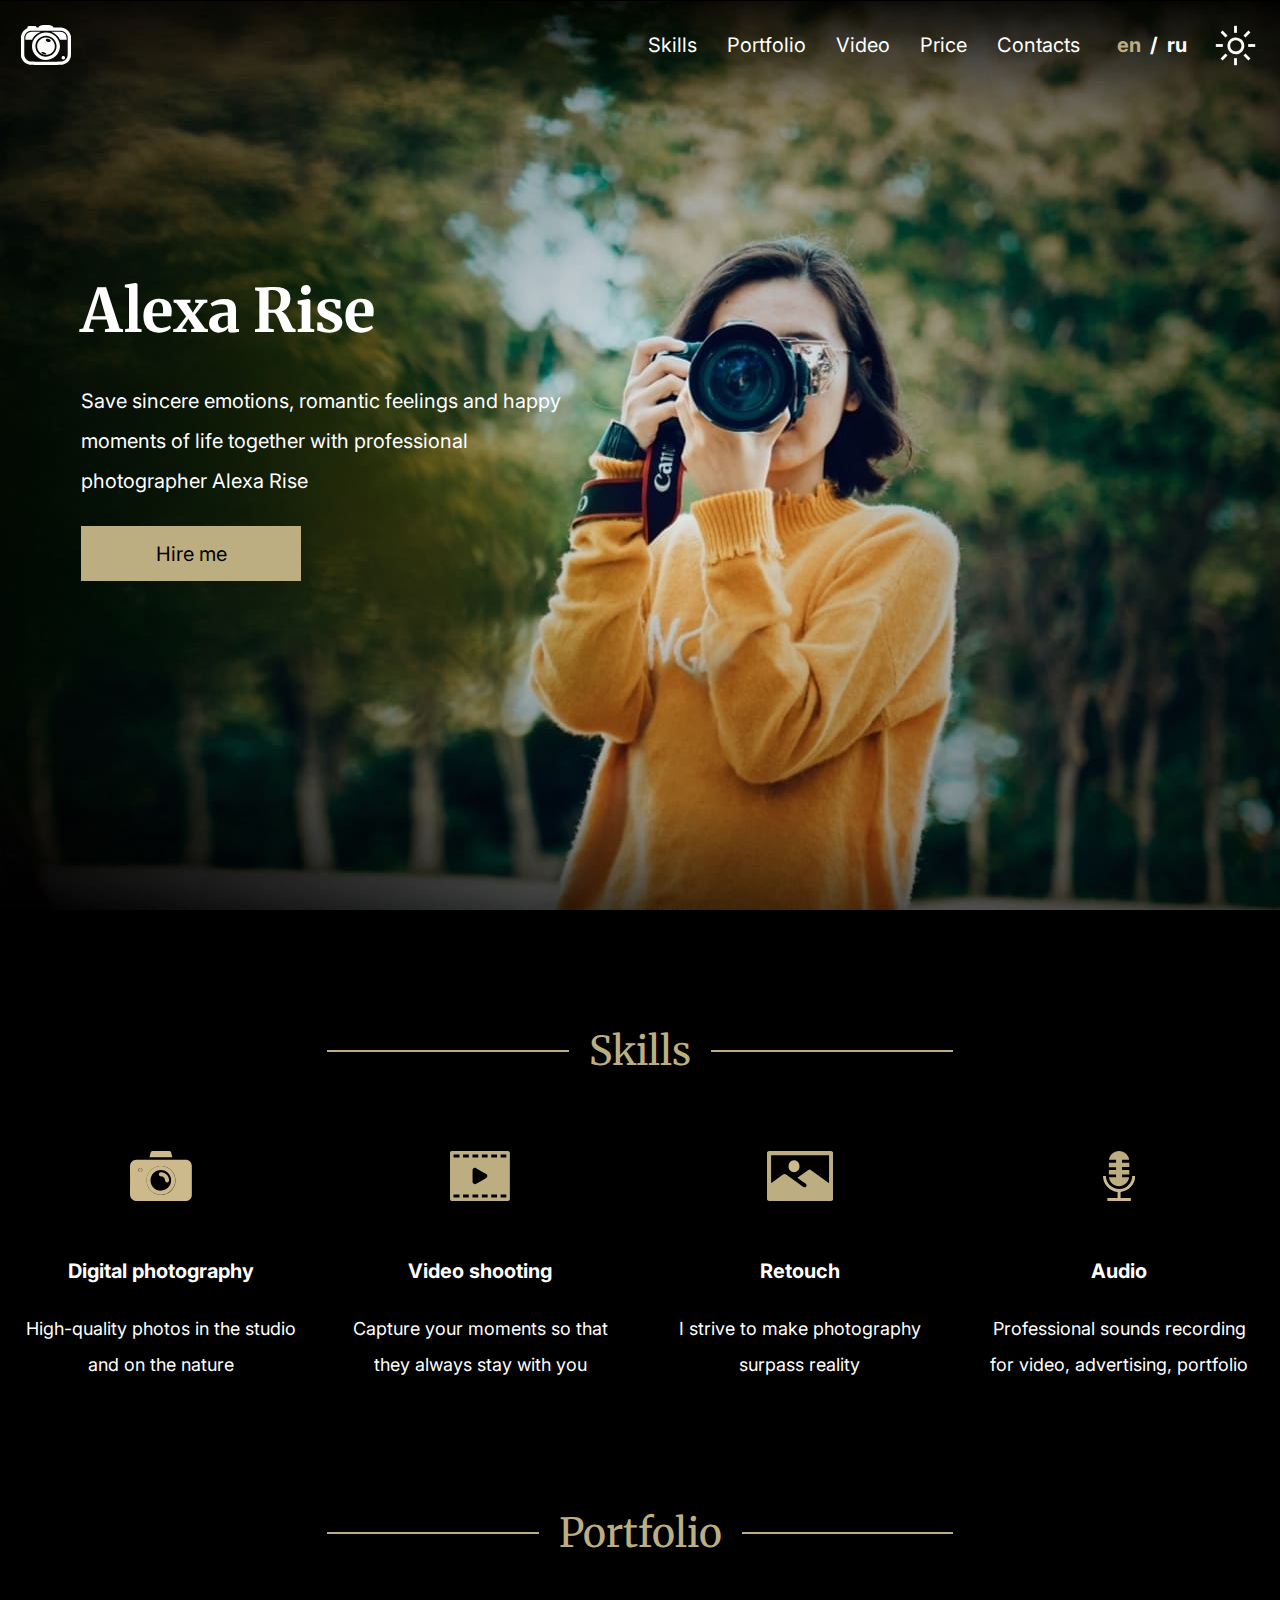
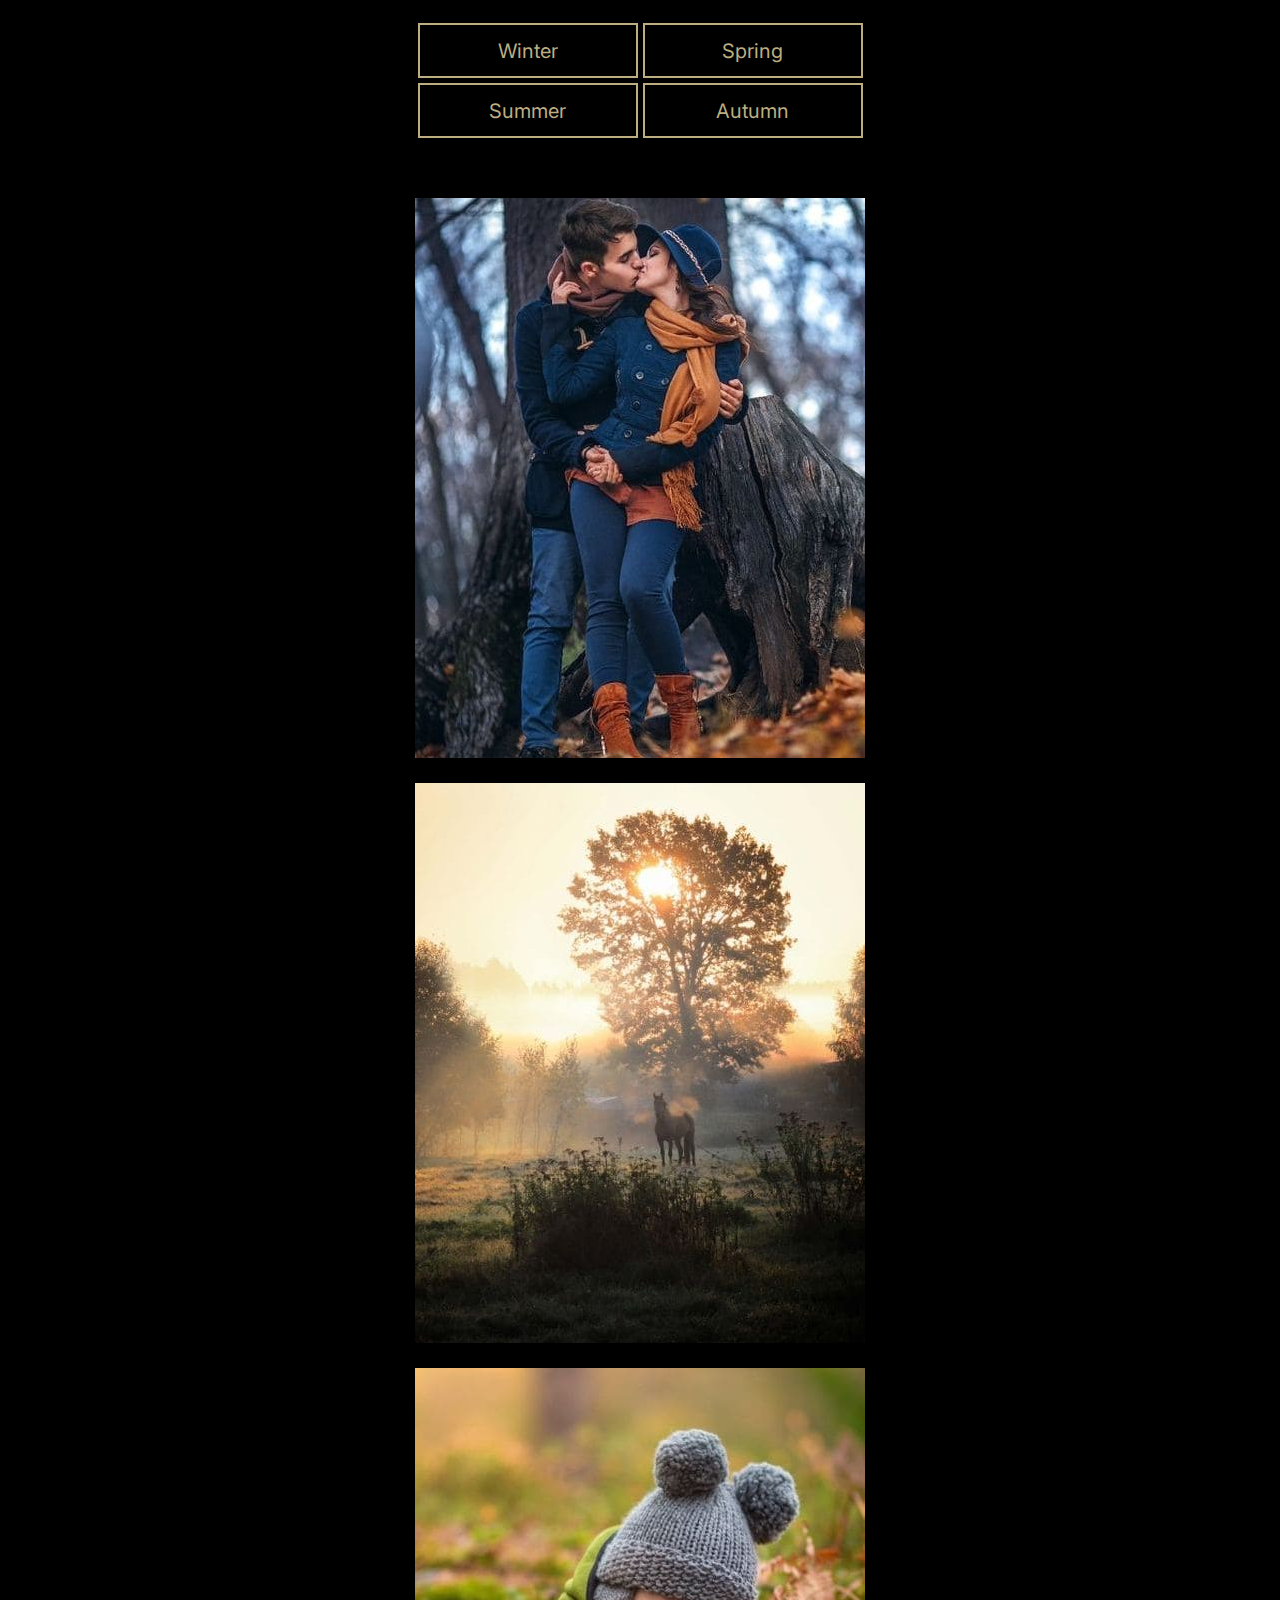
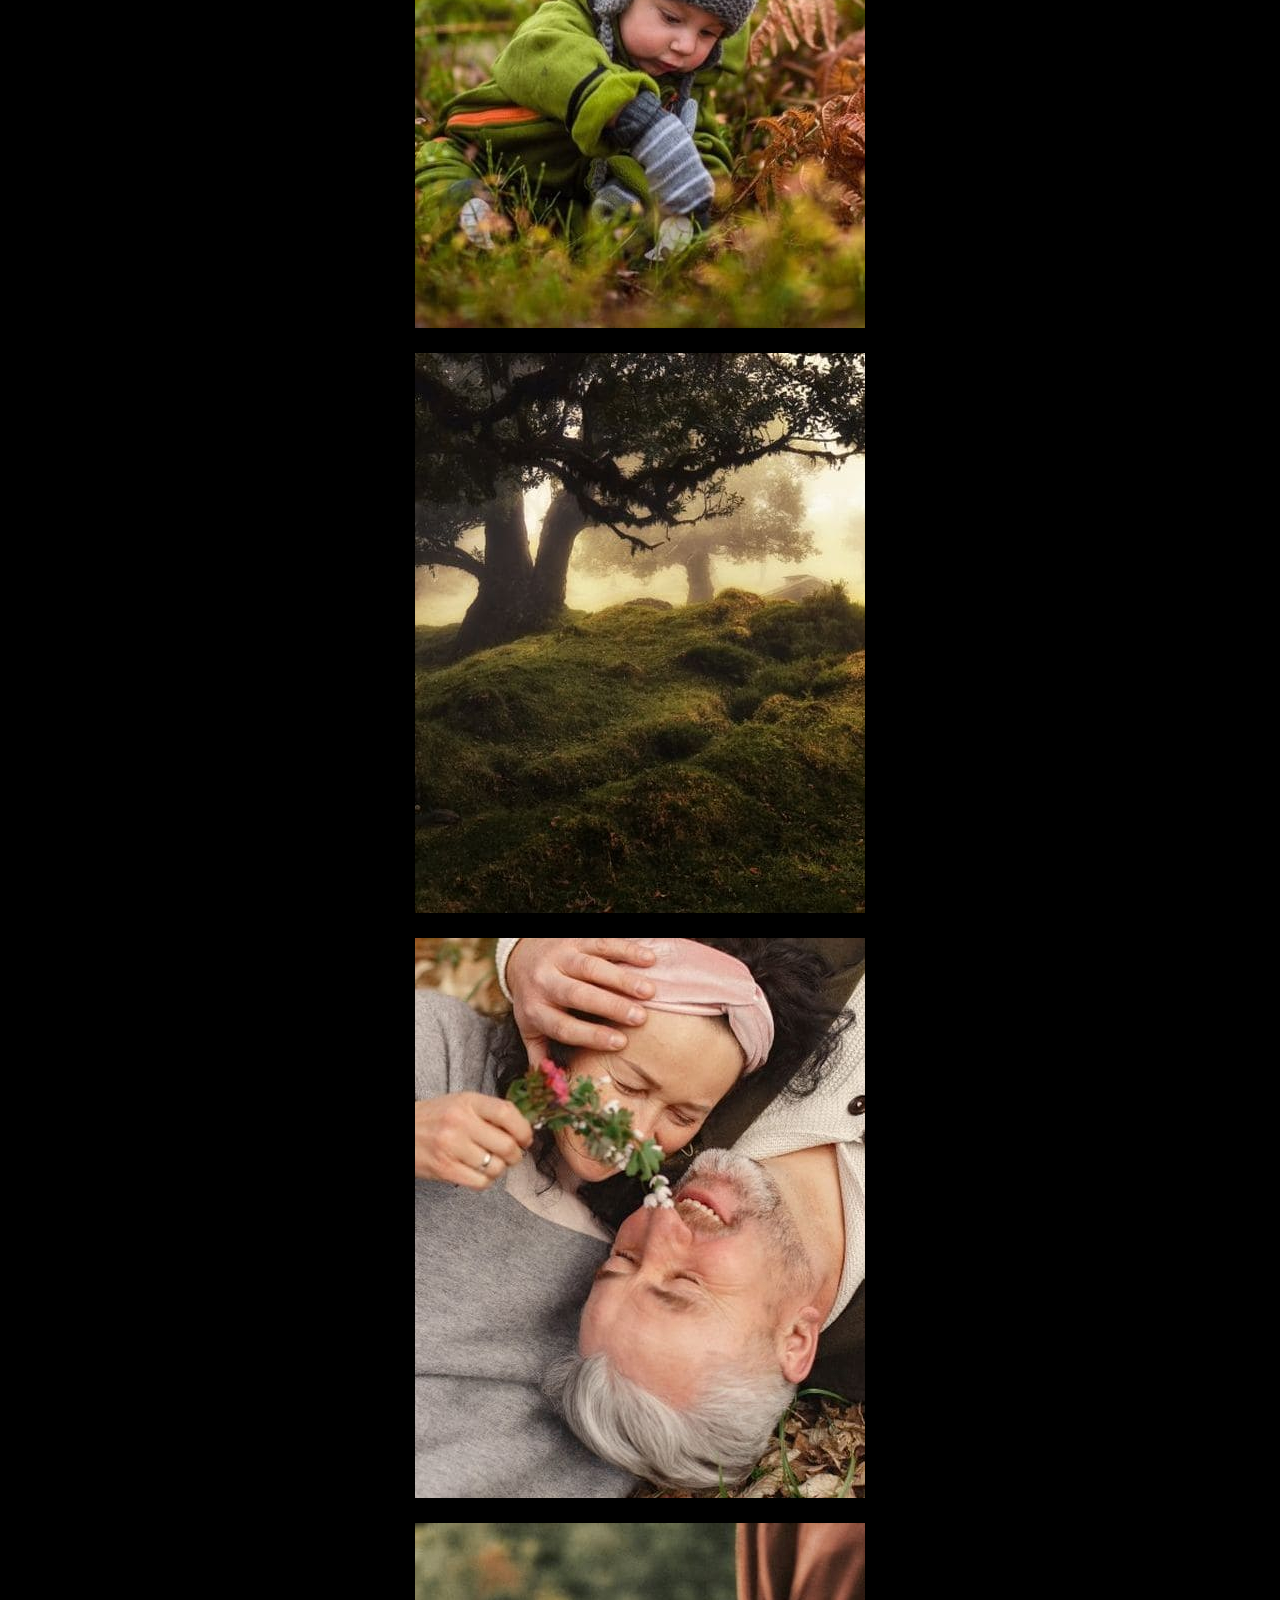
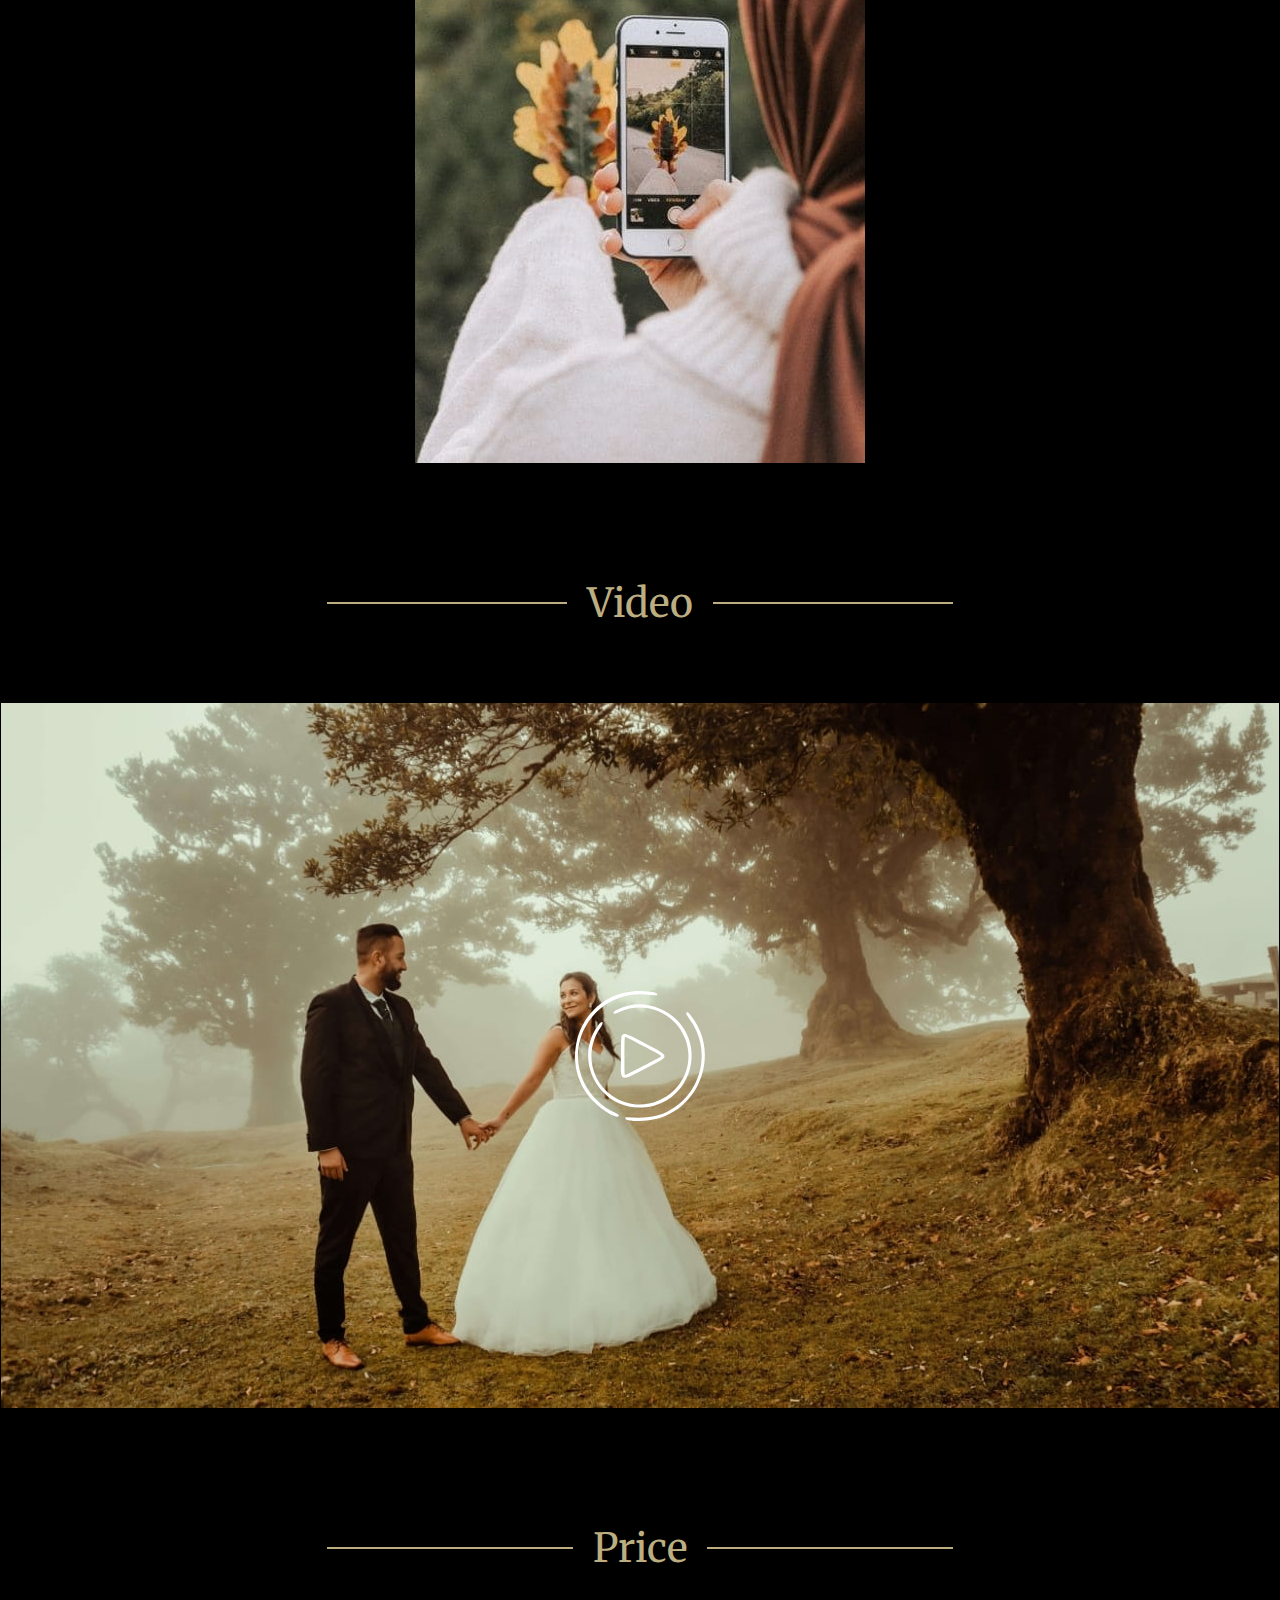
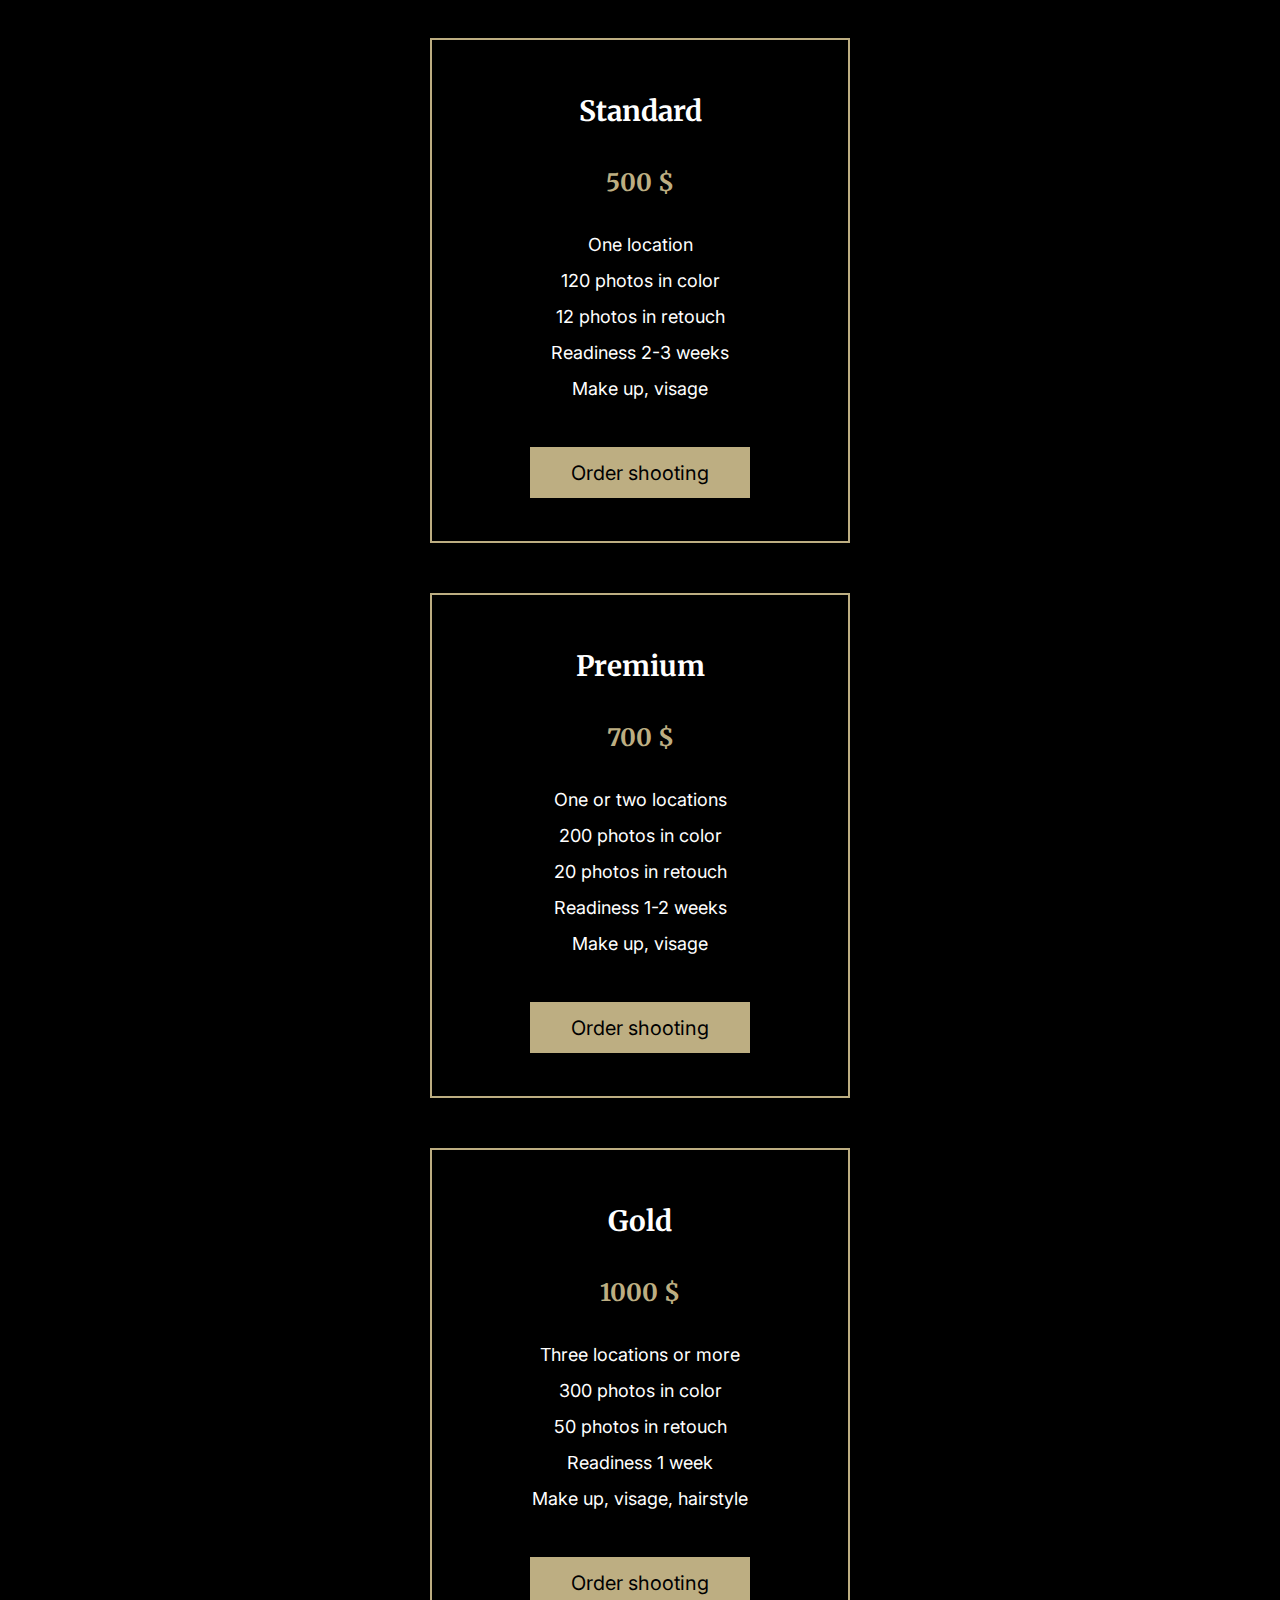
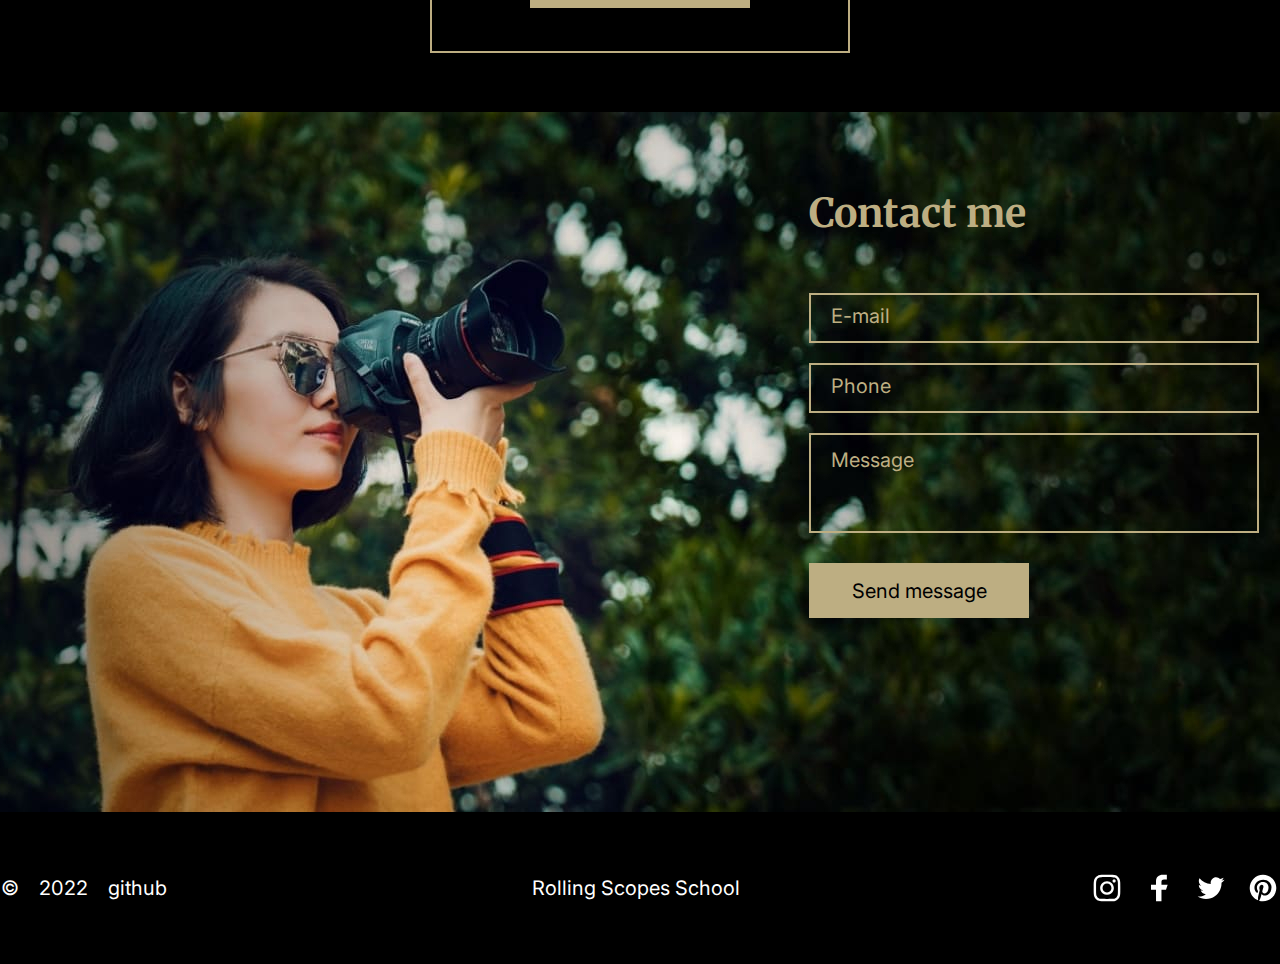
<file: index.html>
<!DOCTYPE html>
<html lang="en">

<head>
   <meta charset="UTF-8">
   <meta http-equiv="X-UA-Compatible" content="IE=edge">
   <meta name="viewport" content="width=device-width, initial-scale=1.0">
   <link rel="preconnect" href="https://fonts.googleapis.com">
   <link rel="preconnect" href="https://fonts.gstatic.com" crossorigin>
   <link
      href="https://fonts.googleapis.com/css2?family=Inter:wght@400;700&family=Merriweather:wght@400;700&family=Poppins:wght@100;200;300;500;600;700;800;900&family=Roboto&display=swap"
      rel="stylesheet">
   <link rel="stylesheet" href="style.css">
   <link rel="icon" href="assets//favicon.ico">
   <title>portfolio</title>
</head>

<body>
   <div class="wrapper">
      <header class="header">
         <div class="header__conteiner container">
            <div class="header__logo">
               <!--  <img src="assets/svg/logo.svg" alt="logo"> -->
            </div>
            <nav class="header__menu menu">
               <ul class="menu__list">
                  <li class="menu__item">
                     <a href="#skills-nav" class="menu__link" data-i18="skills">Skills</a>
                  </li>
                  <li class="menu__item">
                     <a href="#portfolio-nav" class="menu__link" data-i18="portfolio">Portfolio</a>
                  </li>
                  <li class="menu__item">
                     <a href="#video-nav" class="menu__link" data-i18="video">Video</a>
                  </li>
                  <li class="menu__item">
                     <a href="#price-nav" class="menu__link" data-i18="price">Price</a>
                  </li>
                  <li class="menu__item">
                     <a href="#contacts-nav" class="menu__link" data-i18="contacts">Contacts</a>
                  </li>
               </ul>
            </nav>
            <div class="header__lang">
               <span id="english" class="lang-active">en</span>
               <span id="trait"> / </span>
               <span id="russian">ru</span>
            </div>
            <div class="header__icon">
               <span></span>
            </div>
            <div class="header__switch">

            </div>
         </div>
         <div id="header__back"></div>
      </header>

      <main>
         <section class="hero">
            <div class="hero__container container">
               <div class="hero__body">
                  <h1 class="hero__title" data-i18="hero-title">Alexa Rise</h1>
                  <div class="hero__text text">
                     <p data-i18="hero-text">Save sincere emotions, romantic feelings and happy moments of life together with
                        professional
                        photographer Alexa Rise</p>
                  </div>
                  <button class="hero__button" data-i18="hire">Hire me</button>
               </div>
            </div>
         </section>

         <section class="skills" id="skills-nav">
            <div class="skills__container container">
               <div class="title__container">
                  <div class="title title-skills">
                     <h2 data-i18="skills">Skills</h2>
                  </div>
               </div>
               <div class="skills__items">
                  <div class="skills__item">
                     <div class="item__img">
                        <img src="assets/svg/camera.svg" alt="camera">
                     </div>
                     <div class="item__title text">
                        <h4 data-i18="skill-title-1">Digital photography</h4>
                     </div>
                     <div class="item__text">
                        <p data-i18="skill-text-1">High-quality photos in the studio <br> and on the nature</p>
                     </div>
                  </div>
                  <div class="skills__item">
                     <div class="item__img">
                        <img src="assets/svg/video.svg" alt="video">
                     </div>
                     <div class="item__title text">
                        <h4 data-i18="skill-title-2">Video shooting</h4>
                     </div>
                     <div class="item__text">
                        <p data-i18="skill-text-2">Capture your moments so that <br> they always stay with you</p>
                     </div>
                  </div>
                  <div class="skills__item">
                     <div class="item__img">
                        <img src="assets/svg/image.svg" alt="image">
                     </div>
                     <div class="item__title text">
                        <h4 data-i18="skill-title-3">Retouch</h4>
                     </div>
                     <div class="item__text">
                        <p data-i18="skill-text-3">I strive to make photography <br> surpass reality</p>
                     </div>
                  </div>
                  <div class="skills__item">
                     <div class="item__img">
                        <img src="assets/svg/mic.svg" alt="mic">
                     </div>
                     <div class="item__title text">
                        <h4 data-i18="skill-title-4">Audio</h4>
                     </div>
                     <div class="item__text">
                        <p data-i18="skill-text-4">Professional sounds recording <br> for video, advertising, portfolio</p>
                     </div>
                  </div>
               </div>
            </div>
         </section>

         <section class="portfolio" id="portfolio-nav">
            <div class="portfolio__container container">
               <div class="title__container">
                  <div class="title">
                     <h2 data-i18="portfolio">Portfolio</h2>
                  </div>
               </div>
               <div class="portfolio__buttons">
                  <button class="portfolio__button" data-i18="winter" data-season="winter">Winter</button>
                  <button class="portfolio__button" data-i18="spring" data-season="spring">Spring</button>
                  <button class="portfolio__button" data-i18="summer" data-season="summer">Summer</button>
                  <button class="portfolio__button" data-i18="autumn" data-season="autumn">Autumn</button>
               </div>
               <div class="portfolio__gallery">
                  <div class="gallery__row top-row">
                     <div class="gallery__image">
                        <img class="portfolio-image" src="assets/img/autumn/1.jpg" alt="portfolio1">
                     </div>
                     <div class="gallery__image">
                        <img class="portfolio-image" src="assets/img/autumn/2.jpg" alt="portfolio2">
                     </div>
                     <div class="gallery__image">
                        <img class="portfolio-image" src="assets/img/autumn/3.jpg" alt="portfolio3">
                     </div>
                  </div>
                  <div class="gallery__row">
                     <div class="gallery__image">
                        <img class="portfolio-image" src="assets/img/autumn/4.jpg" alt="portfolio4">
                     </div>
                     <div class="gallery__image">
                        <img class="portfolio-image" src="assets/img/autumn/5.jpg" alt="portfolio5">
                     </div>
                     <div class="gallery__image">
                        <img class="portfolio-image" src="assets/img/autumn/6.jpg" alt="portfolio6">
                     </div>
                  </div>
               </div>
            </div>
         </section>

         <section class="video" id="video-nav">
            <div class="video__container container">
               <div class="title__container">
                  <div class="title">
                     <h2 data-i18="video">Video</h2>
                  </div>
               </div>
               <div class="video__player">
                  <div class="video__image">
                     <!--
                     <img src="assets/img/video-player.jpg" alt="video">
                     -->
                  </div>
                  <button class="video__button"></button>
               </div>
            </div>
         </section>
         <section class="price" id="price-nav">
            <div class="price__container container">
               <div class="title__container">
                  <div class="title">
                     <h2 data-i18="price">Price</h2>
                  </div>
               </div>
               <div class="price__levels">
                  <div class="levels__card">
                     <div class="card__title">
                        <h5 data-i18="standard">Standard</h5>
                     </div>
                     <div class="card__cost">
                        <p>500 $</p>
                     </div>
                     <div class="card__text">
                        <p data-i18="price-description-1-span-1">One location</p>
                        <p data-i18="price-description-1-span-2">120 photos in color</p>
                        <p data-i18="price-description-1-span-3">12 photos in retouch</p>
                        <p data-i18="price-description-1-span-4">Readiness 2-3 weeks</p>
                        <p data-i18="price-description-1-span-5">Make up, visage</p>
                     </div>
                     <button class="card__button" data-i18="order">Order shooting</button>
                  </div>
                  <div class="levels__card">
                     <div class="card__title">
                        <h5 data-i18="premium">Premium</h5>
                     </div>
                     <div class="card__cost">
                        <p>700 $</p>
                     </div>
                     <div class="card__text">
                        <p data-i18="price-description-2-span-1">One or two locations</p>
                        <p data-i18="price-description-2-span-2">200 photos in color</p>
                        <p data-i18="price-description-2-span-3">20 photos in retouch</p>
                        <p data-i18="price-description-2-span-4">Readiness 1-2 weeks</p>
                        <p data-i18="price-description-2-span-5">Make up, visage</p>
                     </div>
                     <button class="card__button" data-i18="order">Order shooting</button>
                  </div>
                  <div class="levels__card">
                     <div class="card__title">
                        <h5 data-i18="gold">Gold</h5>
                     </div>
                     <div class="card__cost">
                        <p>1000 $</p>
                     </div>
                     <div class="card__text">
                        <p data-i18="price-description-3-span-1">Three locations or more</p>
                        <p data-i18="price-description-3-span-2">300 photos in color</p>
                        <p data-i18="price-description-3-span-3">50 photos in retouch</p>
                        <p data-i18="price-description-3-span-4">Readiness 1 week</p>
                        <p data-i18="price-description-3-span-5">Make up, visage, hairstyle</p>
                     </div>
                     <button class="card__button" data-i18="order">Order shooting</button>
                  </div>
               </div>
            </div>

         </section>

         <section class="contacts" id="contacts-nav">
            <div class="contacts__container container">
               <div class="contacts__form">
                  <div class="form__title">
                     <h2 data-i18="contact-me">Contact me</h2>
                  </div>
                  <div class="form__email">
                     <input type="email" placeholder="E-mail">
                  </div>
                  <div class="form__phone">
                     <input type="tel" placeholder="Phone">
                  </div>
                  <div class="form__message">
                     <textarea name="message" id="message" cols="30" rows="10" placeholder="Message"></textarea>
                  </div>
                  <button data-i18="send-message">Send message</button>
               </div>
            </div>
         </section>
      </main>
      <footer class="footer">
         <div class="footer__container container">
            <div class="footer__body">
               <div class="footer__item">
                  <div class="item__copyright">
                     <div class="copyright__copyright">
                        <p>©</p>
                     </div>
                     <div class="copyright__year">
                        <p>2022</p>
                     </div>
                     <div class="copyright__github-link">
                        <a href="https://github.com/Zdanovich1" target="_blank" data-i18="github">github</a>
                     </div>
                  </div>
               </div>
               <div class="footer__item rss">
                  <a href="https://rs.school/js-stage0/" target="_blank">Rolling Scopes School</a>
               </div>
               <div class="footer__item">
                  <div class="item__socials">
                     <div class="socials__inst socials-icon">
                        <!--   <img src="assets/svg/inst.svg" alt="inst"> -->
                     </div>
                     <div class="socials__fb socials-icon">
                        <!--   <img src="assets/svg/fb.svg" alt="fb"> -->
                     </div>
                     <div class="socials__twitter socials-icon">
                        <!--   <img src="assets/svg/tw.svg" alt="twitter"> -->
                     </div>
                     <div class="socials__pinterest socials-icon">
                        <!--   <img src="assets/svg/pinterest.svg" alt="pinterest"> -->

                     </div>
                  </div>
               </div>
            </div>
         </div>
      </footer>
   </div>
   <script src="index.js"></script>
</body>

</html>
</file>
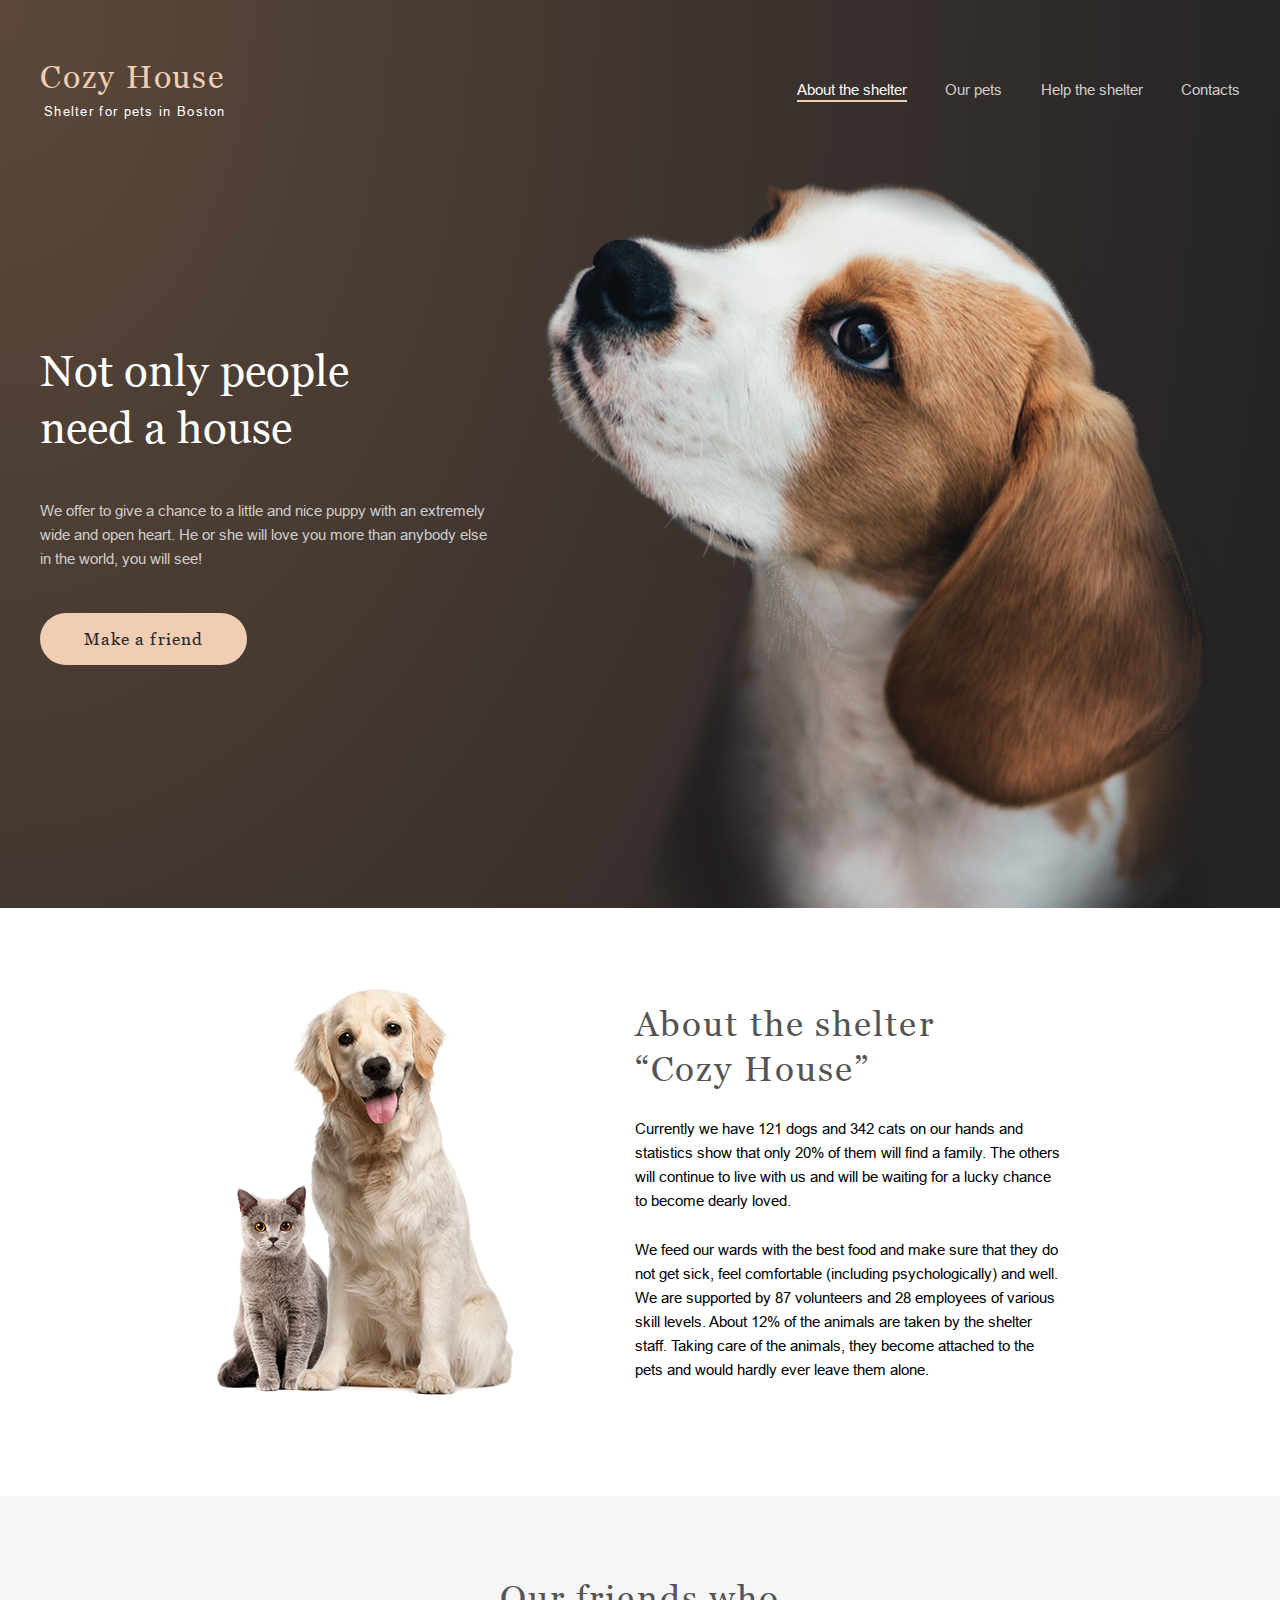
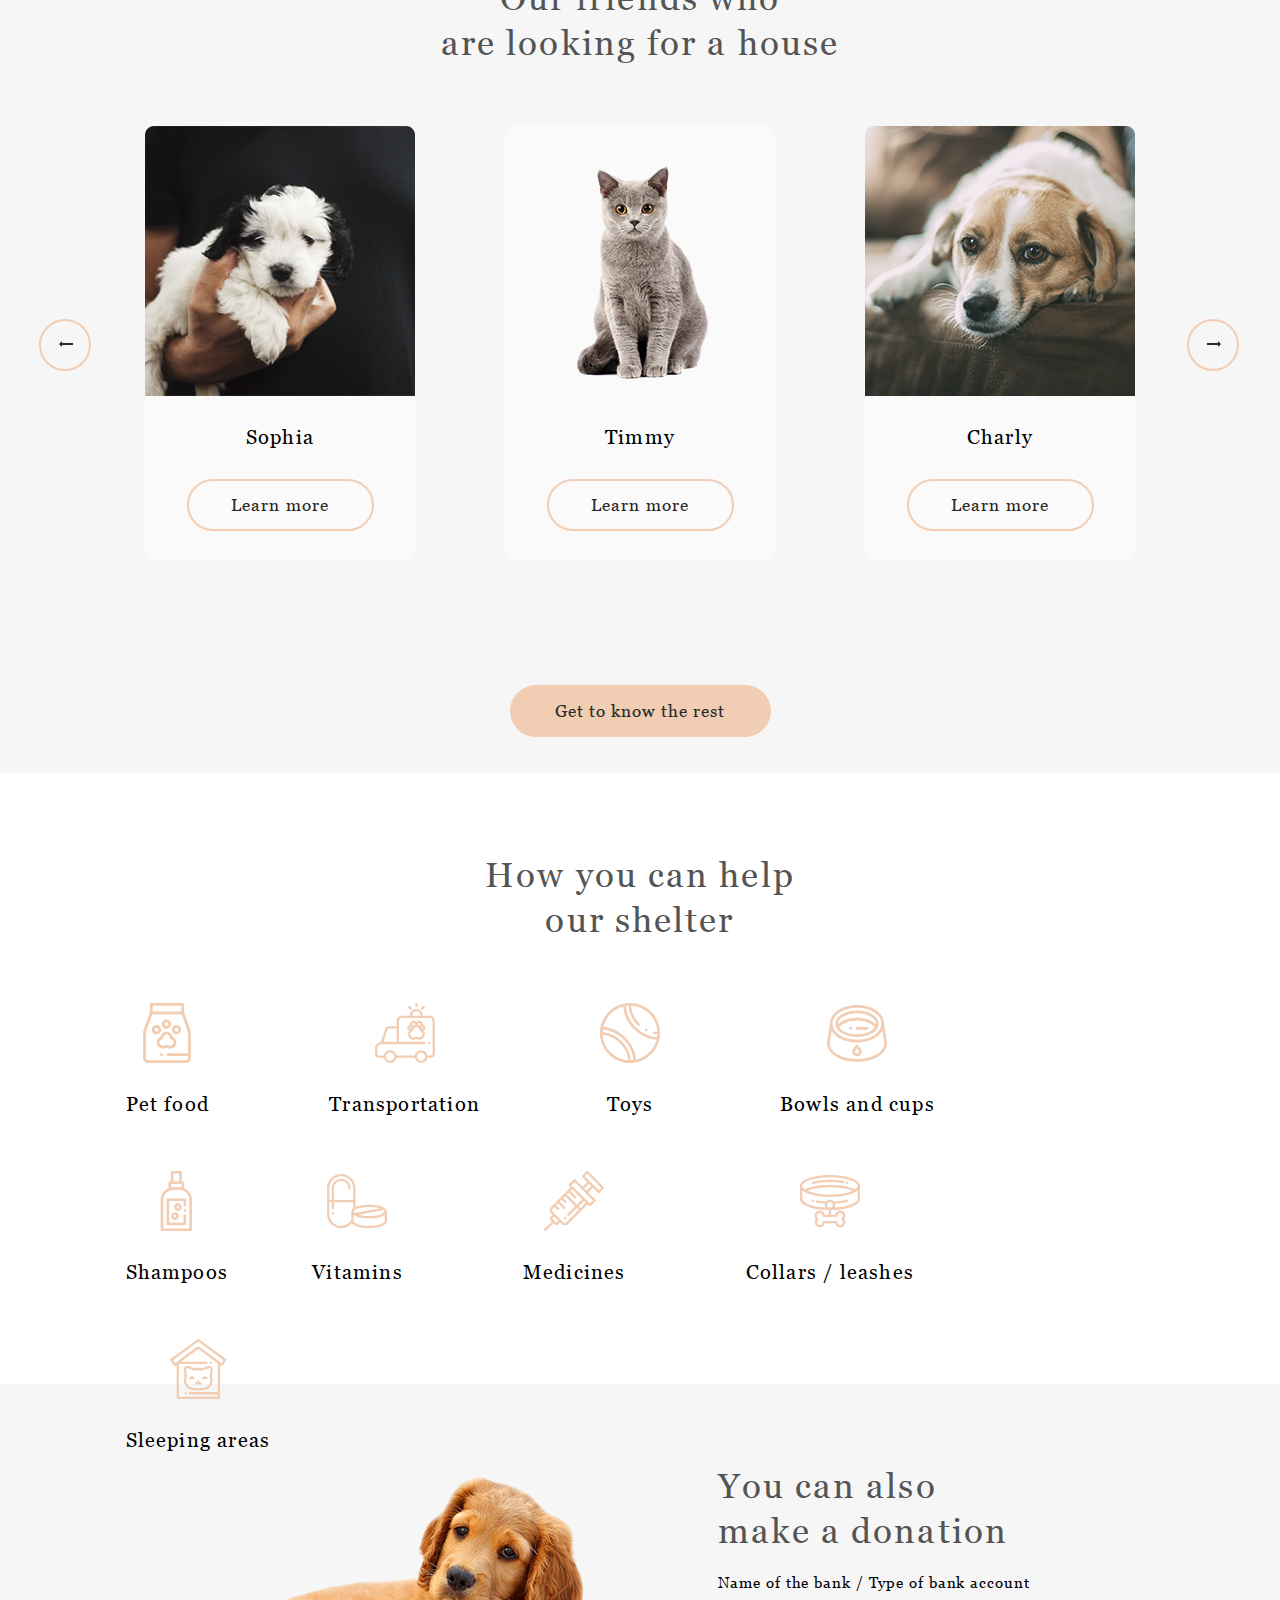
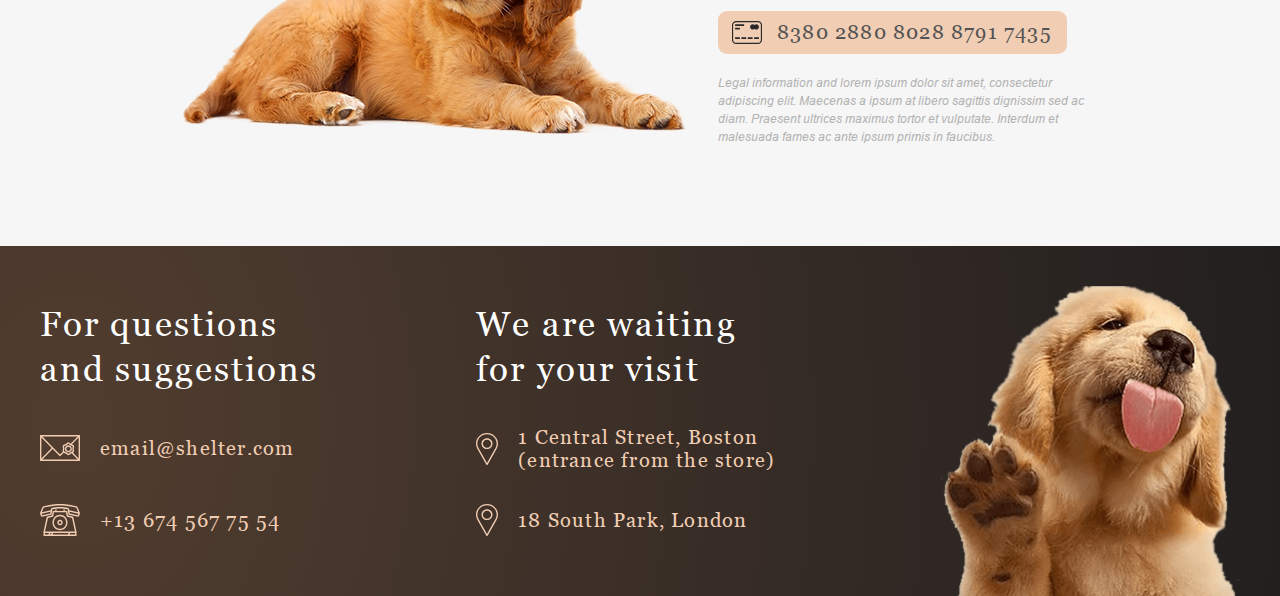
<file: pages/main/index.html>
<!DOCTYPE html>
<html lang="en">

<head>
   <meta charset="UTF-8">
   <meta http-equiv="X-UA-Compatible" content="IE=edge">
   <meta name="viewport" content="width=device-width, initial-scale=1.0">
   <link rel="stylesheet" href="style.css">
   <title>Shelter</title>
</head>

<body>
   <div class="wrapper">
      <header class="header">
         <div class="header__container">
            <div class="header__logo logo">
               <div class="logo__item">
                  <h1>Cozy House</h1>
               </div>
               <div class="logo__item">
                  <p>Shelter for pets in Boston</p>
               </div>
            </div>
            <nav class="header__menu menu">
               <ul class="menu__list">
                  <li class="menu__item"><a href="" class="menu__link active">About the shelter</a></li>
                  <li class="menu__item"><a href="../pets/index.html" class="menu__link">Our pets</a></li>
                  <li class="menu__item"><a href="#help-nav" class="menu__link">Help the shelter</a></li>
                  <li class="menu__item"><a href="#contacts-nav" class="menu__link">Contacts</a></li>
               </ul>
            </nav>
            <div class="header__icon">
               <span></span>
            </div>
         </div>
         <div id="header__back"></div>
      </header>
      <main class="main">
         <div class="start-screen">
            <div class="start-screen__container">
               <div class="start-screen__content content">
                  <div class="content__heading">
                     <h2>Not only people<br> need a house</h2>
                  </div>
                  <div class="content__text text">
                     <p>We offer to give a chance to a little and nice puppy with an extremely wide and open heart. He
                        or she will love you more than anybody else in the world, you will see!</p>
                  </div>
                  <div class="content__button button">
                     <a href="#not-only-nav">
                        <button>Make a friend</button>
                     </a>
                  </div>
               </div>
               <div class="start-screen__image">
                  <img src="../../assets/images/start-screen-puppy.png" alt="puppy">
               </div>
            </div>
         </div>
         <div class="about">
            <div class="about__container">
               <div class="about__image">
                  <img src="../../assets/images/about-pets.jpg" alt="">
               </div>
               <div class="about__info info">
                  <div class="info__title">
                     <h3>About the shelter<br> “Cozy House”</h3>
                  </div>
                  <div class="info__text text">
                     <p>Currently we have 121 dogs and 342 cats on our hands and statistics show that only 20% of them
                        will find a family. The others will continue to live with us and will be waiting for a lucky
                        chance to become dearly loved.</p>
                     <p>We feed our wards with the best food and make sure that they do not get sick, feel comfortable
                        (including psychologically) and well. We are supported by 87 volunteers and 28 employees of
                        various skill levels. About 12% of the animals are taken by the shelter staff. Taking care of
                        the animals, they become attached to the pets and would hardly ever leave them alone.</p>
                  </div>
               </div>
            </div>
         </div>
         <div class="not-only" id="not-only-nav">
            <div class="not-only__container">
               <div class="not-only__title">
                  <h3>Our friends who<br> are looking for a house</h3>
               </div>
               <div class="not-only__slider slider">
                  <div class="slider__wrapper">
                     <div class="slider__inner-wrapper">
                        <div id="item-left">
                           <div class="slider__item item" id="item1">
                              <div class="item__image">
                                 <img src="../../assets/images/pets-katrine.png" class="item__img" alt="katrine">
                              </div>
                              <div class="item__title">
                                 <h4 class="item__ttl">Katrine</h4>
                              </div>
                              <div class="item__button">
                                 <button>Learn more</button>
                              </div>
                           </div>
                           <div class="slider__item item" id="item2">
                              <div class="item__image">
                                 <img src="../../assets/images/pets-jennifer.png" class="item__img" alt="jennifer">
                              </div>
                              <div class="item__title">
                                 <h4 class="item__ttl">Jennifer</h4>
                              </div>
                              <div class="item__button">
                                 <button>Learn more</button>
                              </div>
                           </div>
                           <div class="slider__item item" id="item3">
                              <div class="item__image">
                                 <img src="../../assets/images/pets-woody.png" class="item__img" alt="woody">
                              </div>
                              <div class="item__title">
                                 <h4 class="item__ttl">Woody</h4>
                              </div>
                              <div class="item__button">
                                 <button>Learn more</button>
                              </div>
                           </div>
                        </div>
                        <div id="item-active">
                           <div class="slider__item item" id="item-4">
                              <div class="item__image">
                                 <img src="../../assets/images/pets-sophia.png" class="item__img" alt="sophia">
                              </div>
                              <div class="item__title">
                                 <h4 class="item__ttl">Sophia</h4>
                              </div>
                              <div class="item__button">
                                 <button>Learn more</button>
                              </div>
                           </div>
                           <div class="slider__item item" id="item-5">
                              <div class="item__image">
                                 <img src="../../assets/images/pets-timmy.png" class="item__img" alt="timmy">
                              </div>
                              <div class="item__title">
                                 <h4 class="item__ttl">Timmy</h4>
                              </div>
                              <div class="item__button">
                                 <button>Learn more</button>
                              </div>
                           </div>
                           <div class="slider__item item" id="item-6">
                              <div class="item__image">
                                 <img src="../../assets/images/pets-charly.png" class="item__img" alt="charly">
                              </div>
                              <div class="item__title">
                                 <h4 class="item__ttl">Сharly</h4>
                              </div>
                              <div class="item__button">
                                 <button>Learn more</button>
                              </div>
                           </div>
                        </div>
                        <div id="item-right">
                           <div class="slider__item item" id="item-7">
                              <div class="item__image">
                                 <img src="../../assets/images/pets-scarlet.png" class="item__img" alt="scarlet">
                              </div>
                              <div class="item__title">
                                 <h4 class="item__ttl">Scarlett</h4>
                              </div>
                              <div class="item__button">
                                 <button>Learn more</button>
                              </div>
                           </div>
                           <div class="slider__item item" id="item-8">
                              <div class="item__image">
                                 <img src="../../assets/images/pets-freddie.png" class="item__img" alt="freddie">
                              </div>
                              <div class="item__title">
                                 <h4 class="item__ttl">Freddie</h4>
                              </div>
                              <div class="item__button">
                                 <button>Learn more</button>
                              </div>
                           </div>
                           <div class="slider__item item" id="item-9">
                              <div class="item__image">
                                 <img src="../../assets/images/pets-katrine.png" class="item__img" alt="katrine">
                              </div>
                              <div class="item__title">
                                 <h4 class="item__ttl">Katrine</h4>
                              </div>
                              <div class="item__button">
                                 <button>Learn more</button>
                              </div>
                           </div>
                        </div>
                     </div>
                  </div>
               </div>
               <div class="not-only__button">
                  <a href="../pets/index.html">
                     <button>Get to know the rest</button>
                  </a>
               </div>
               <div class="slider__arrows arrows">
                  <div class="arrows__left">
                     <img src="../../assets/images/svg/Arrowleft.svg" alt="arrows">
                  </div>
                  <div class="arrows__right">
                     <img src="../../assets/images/svg/Arrowrigth.svg" alt="arrows">
                  </div>
               </div>
            </div>
         </div>
         <div class="help" id="help-nav">
            <div class="help__container">
               <div class="help__title">
                  <h3>How you can help<br> our shelter</h3>
               </div>
               <div class="help__needs needs">
                  <div class="needs__element element el-1">
                     <div class="element__image">
                        <img src="../../assets/images/svg/icon-pet-food.svg" alt="pet-food">
                     </div>
                     <div class="element__title">
                        <h4>Pet food</h4>
                     </div>
                  </div>
                  <div class="needs__element element el-2">
                     <div class="element__image">
                        <img src="../../assets/images/svg/icon-transportation.svg" alt="transportation">
                     </div>
                     <div class="element__title">
                        <h4>Transportation</h4>
                     </div>
                  </div>
                  <div class="needs__element element el-3">
                     <div class="element__image">
                        <img src="../../assets/images/svg/icon-toys.svg" alt="toys">
                     </div>
                     <div class="element__title">
                        <h4>Toys</h4>
                     </div>
                  </div>
                  <div class="needs__element element el-4">
                     <div class="element__image">
                        <img src="../../assets/images/svg/icon-bowls-and-cups.svg" alt="bowls-and-cups">
                     </div>
                     <div class="element__title">
                        <h4>Bowls and cups</h4>
                     </div>
                  </div>
                  <div class="needs__element element el-5">
                     <div class="element__image">
                        <img src="../../assets/images/svg/icon-shampoos.svg" alt="shampoos">
                     </div>
                     <div class="element__title">
                        <h4>Shampoos</h4>
                     </div>
                  </div>
                  <div class="needs__element element el-6">
                     <div class="element__image">
                        <img src="../../assets/images/svg/icon-vitamins.svg" alt="vitamins">
                     </div>
                     <div class="element__title">
                        <h4>Vitamins</h4>
                     </div>
                  </div>
                  <div class="needs__element element el-7">
                     <div class="element__image">
                        <img src="../../assets/images/svg/icon-medicines.svg" alt="medicines">
                     </div>
                     <div class="element__title">
                        <h4>Medicines</h4>
                     </div>
                  </div>
                  <div class="needs__element element el-8">
                     <div class="element__image">
                        <img src="../../assets/images/svg/icon-collars-leashes.svg" alt="collars-leashes">
                     </div>
                     <div class="element__title">
                        <h4>Collars / leashes</h4>
                     </div>
                  </div>
                  <div class="needs__element element el-9">
                     <div class="element__image">
                        <img src="../../assets/images/svg/icon-sleeping-area.svg" alt="sleeping-area">
                     </div>
                     <div class="element__title">
                        <h4>Sleeping areas</h4>
                     </div>
                  </div>
               </div>
            </div>
         </div>
         <div class="in-addition">
            <div class="in-addition__container">
               <div class="in-addition__image">
                  <img src="../../assets/images/donation-dog.png" alt="donation-dog">
               </div>
               <div class="in-addition__donation donation">
                  <div class="donation__title">
                     <h3>You can also<br> make a donation</h3>
                  </div>
                  <div class="donation__bank-name-info">
                     <p>Name of the bank / Type of bank account</p>
                  </div>
                  <div class="donation__card card">
                     <a href="" class="card__link">
                        <div class="card__image">
                           <img src="../../assets/images/svg/credit-card.svg" alt="credit-card">
                        </div>
                        <div class="card__number">
                           <p>8380 2880 8028 8791 7435</p>
                        </div>
                     </a>
                  </div>
                  <div class="donation__info">
                     <p>Legal information and lorem ipsum dolor sit amet, consectetur adipiscing elit. Maecenas a ipsum
                        at libero sagittis dignissim sed ac diam. Praesent ultrices maximus tortor et vulputate.
                        Interdum et malesuada fames ac ante ipsum primis in faucibus.</p>
                  </div>
               </div>
            </div>
         </div>
      </main>
      <footer class="footer" id="contacts-nav">
         <div class="footer__container">
            <div class="footer__contacts contacts">
               <div class="contacts__title">
                  <h3 class="title-var1">For questions<br> and suggestions</h3>
                  <h3 class="title-var2">For questions and<br> suggestions</h3>
               </div>
               <div class="contacts__contact contact">
                  <div class="contact__image">
                     <a href="mailto:email@shelter.com"><img src="../../assets/images/svg/icon-email.svg"
                           alt="email"></a>
                  </div>
                  <div class="contact__text">
                     <a href="mailto:email@shelter.com">email@shelter.com</a>
                  </div>
               </div>
               <div class="contacts__contact contact">
                  <div class="contact__image">
                     <a href="tel:+136745677554"><img src="../../assets/images/svg/icon-phone.svg" alt="phone"></a>
                  </div>
                  <div class="contact__text">
                     <a href="tel:+136745677554">+13 674 567 75 54</a>
                  </div>
               </div>
            </div>
            <div class="footer__contacts contacts right">
               <div class="contacts__title right">
                  <h3 class="title-var1">We are waiting<br> for your visit</h3>
                  <h3 class="title-var2">We are waiting for<br> your visit</h3>
               </div>
               <div class="contacts__contact contact right">
                  <div class="contact__image">
                     <a href="https://goo.gl/maps/ai2jLt7f7HfxEYaj6" target="_blank"><img
                           src="../../assets/images/svg/icon-marker.svg" alt="marker"></a>
                  </div>
                  <div class="contact__text">
                     <a href="https://goo.gl/maps/ai2jLt7f7HfxEYaj6" target="_blank">1 Central Street, Boston<br>
                        (entrance from the store)</a>
                  </div>
               </div>
               <div class="contacts__contact contact right">
                  <div class="contact__image">
                     <a href="https://goo.gl/maps/2Gmq5BNG8S5rNcd96" target="_blank"><img
                           src="../../assets/images/svg/icon-marker.svg" alt="marker"></a>
                  </div>
                  <div class="contact__text">
                     <a href="https://goo.gl/maps/2Gmq5BNG8S5rNcd96" target="_blank">18 South Park, London</a>
                  </div>
               </div>
            </div>
            <div class="footer__image">
               <img src="../../assets/images/footer-puppy.png" alt="footer-puppy">
            </div>
         </div>
      </footer>
   </div>
   <div id="popup" class="popup">
      <div class="popup__body">
         <div class="popup__content">
            <a href="" class="popup__close close-popup">
               <img src="../../assets/images/svg/Vector.svg" alt="close">
            </a>
            <div class="popup__image">
               <img src="../../assets/images/pets-jennifer.png" alt="jennifer">

            </div>
            <div class="popup__data">
               <div class="popup__title">Jennifer</div>
               <div class="popup__subtitle">
                  <div class="type">Doge - </div>
                  <div class="breed">Labrador</div>
               </div>
               <div class="popup__description">
                  <p>Jennifer is a sweet 2 months old Labrador that is patiently waiting to find a new forever home.
                     This girl really enjoys being able to go outside to run and play, but won't hesitate to play up a
                     storm in the house if she has all of her favorite toys.</p>
               </div>
               <div class="popup__list">

                  <ul class="ul">
                     <li>
                        <b>Age:</b>
                        <p> 2 months</p>
                     </li>
                     <li>
                        <b>Inoculations:</b>
                        <p>none</p>
                     </li>
                     <li>
                        <b>Diseases:</b>
                        <p>none</p>
                     </li>
                     <li>
                        <b>Parasites:</b>
                        <p>none</p>
                     </li>
                  </ul>

               </div>


            </div>
         </div>
      </div>
   </div>
   <script src="index.js"></script>
</body>

</html>
</file>
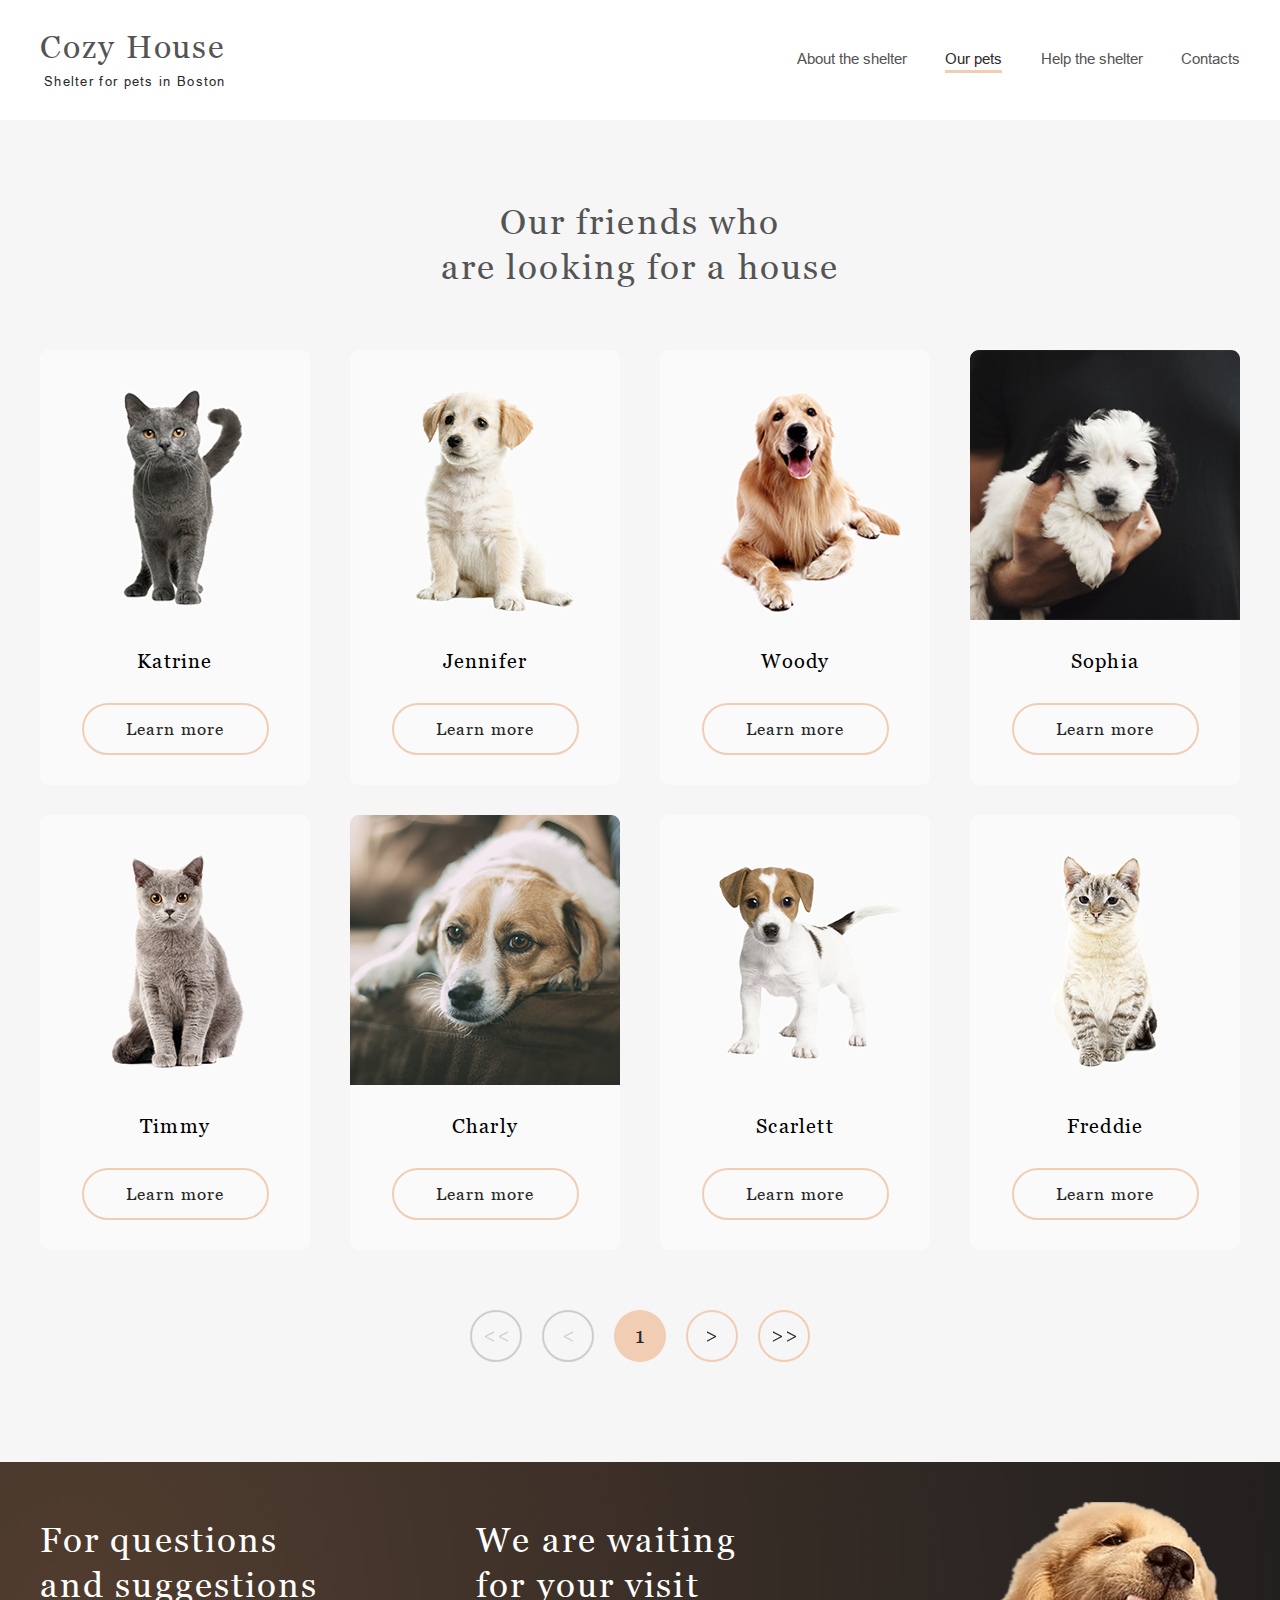
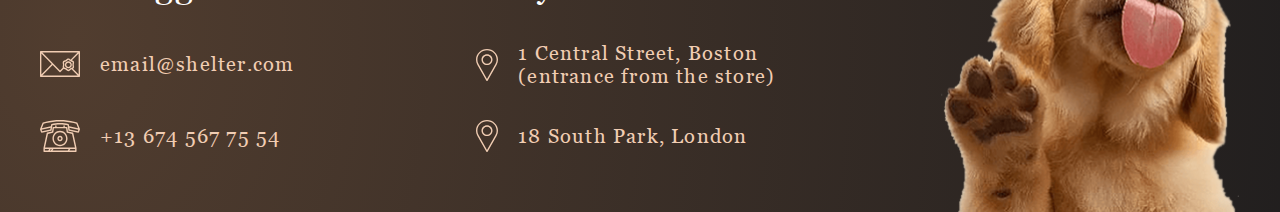
<file: pages/pets/index.html>
<!DOCTYPE html>
<html lang="en">

<head>
   <meta charset="UTF-8">
   <meta http-equiv="X-UA-Compatible" content="IE=edge">
   <meta name="viewport" content="width=device-width, initial-scale=1.0">
   <link rel="stylesheet" href="style.css">
   <title>Our pets</title>
</head>

<body>
   <div class="wrapper">
      <header class="header">
         <div class="header__container">
            <div class="header__logo logo">
               <a href="../main/index.html">
                  <div class="logo__item">
                     <h1>Cozy House</h1>
                  </div>
                  <div class="logo__item">
                     <p>Shelter for pets in Boston</p>
                  </div>
               </a>
            </div>
            <nav class="header__menu menu">
               <ul class="menu__list">
                  <li class="menu__item"><a href="../main/index.html" class="menu__link">About the shelter</a></li>
                  <li class="menu__item"><a href="" class="menu__link active">Our pets</a></li>
                  <li class="menu__item"><a href="../main/index.html#help-nav" class="menu__link">Help the shelter</a>
                  </li>
                  <li class="menu__item"><a href="#contacts-nav" class="menu__link">Contacts</a></li>
               </ul>
            </nav>
            <div class="header__icon">
               <span></span>
            </div>
         </div>
         <div id="header__back"></div>
      </header>
      <main class="main">
         <div class="not-only" id="not-only-nav">
            <div class="not-only__container">
               <div class="not-only__title">
                  <h3>Our friends who<br> are looking for a house</h3>
               </div>
               <div class="not-only__slider slider">
                  <div class="slider__item item" id="item-1">
                     <div class="item__image">
                        <img src="../../assets/images/pets-katrine.png" alt="katrine">
                     </div>
                     <div class="item__title">
                        <h4>Katrine</h4>
                     </div>
                     <div class="item__button">
                        <button>Learn more</button>
                     </div>
                  </div>
                  <div class="slider__item item" id="item-2">
                     <div class="item__image">
                        <img src="../../assets/images/pets-jennifer.png" alt="jennifer">
                     </div>
                     <div class="item__title">
                        <h4>Jennifer</h4>
                     </div>
                     <div class="item__button">
                        <button>Learn more</button>
                     </div>
                  </div>
                  <div class="slider__item item" id="item-3">
                     <div class="item__image">
                        <img src="../../assets/images/pets-woody.png" alt="woody">
                     </div>
                     <div class="item__title">
                        <h4>Woody</h4>
                     </div>
                     <div class="item__button">
                        <button>Learn more</button>
                     </div>
                  </div>
                  <div class="slider__item item" id="item-4">
                     <div class="item__image">
                        <img src="../../assets/images/pets-sophia.png" alt="sophia">
                     </div>
                     <div class="item__title">
                        <h4>Sophia</h4>
                     </div>
                     <div class="item__button">
                        <button>Learn more</button>
                     </div>
                  </div>
                  <div class="slider__item item" id="item-5">
                     <div class="item__image">
                        <img src="../../assets/images/pets-timmy.png" alt="timmy">
                     </div>
                     <div class="item__title">
                        <h4>Timmy</h4>
                     </div>
                     <div class="item__button">
                        <button>Learn more</button>
                     </div>
                  </div>
                  <div class="slider__item item" id="item-6">
                     <div class="item__image">
                        <img src="../../assets/images/pets-charly.png" alt="charly">
                     </div>
                     <div class="item__title">
                        <h4>Сharly</h4>
                     </div>
                     <div class="item__button">
                        <button>Learn more</button>
                     </div>
                  </div>
                  <div class="slider__item item" id="item-7">
                     <div class="item__image">
                        <img src="../../assets/images/pets-scarlet.png" alt="scarlett">
                     </div>
                     <div class="item__title">
                        <h4>Scarlett</h4>
                     </div>
                     <div class="item__button">
                        <button>Learn more</button>
                     </div>
                  </div>
                  <div class="slider__item item" id="item-8">
                     <div class="item__image">
                        <img src="../../assets/images/pets-freddie.png" alt="freddie">
                     </div>
                     <div class="item__title">
                        <h4>Freddie</h4>
                     </div>
                     <div class="item__button">
                        <button>Learn more</button>
                     </div>
                  </div>
               </div>

               <div class="slider__arrows arrows">
                  <div class="arrows__left">
                     <img src="../../assets/images/svg/arrow-left-start.svg" alt="arrows">
                  </div>
                  <div class="arrows__left-start">
                     <img src="../../assets/images/svg/arrow-left.svg" alt="arrows">
                  </div>
                  <div class="not-only__button">
                     <button>1</button>
                  </div>
                  <div class="arrows__right">
                     <img src="../../assets/images/svg/arrow-rigth.svg" alt="arrows">
                  </div>
                  <div class="arrows__right-finish">
                     <img src="../../assets/images/svg/arrow-rigth-finish.svg" alt="arrows">
                  </div>
               </div>
            </div>
         </div>
      </main>
      <footer class="footer" id="contacts-nav">
         <div class="footer__container">
            <div class="footer__contacts contacts">
               <div class="contacts__title">
                  <h3 class="title-var1">For questions<br> and suggestions</h3>
                  <h3 class="title-var2">For questions and<br> suggestions</h3>
               </div>
               <div class="contacts__contact contact">
                  <div class="contact__image">
                     <a href="mailto:email@shelter.com"><img src="../../assets/images/svg/icon-email.svg"
                           alt="email"></a>
                  </div>
                  <div class="contact__text">
                     <a href="mailto:email@shelter.com">email@shelter.com</a>
                  </div>
               </div>
               <div class="contacts__contact contact">
                  <div class="contact__image">
                     <a href="tel:+136745677554"><img src="../../assets/images/svg/icon-phone.svg" alt="phone"></a>
                  </div>
                  <div class="contact__text">
                     <a href="tel:+136745677554">+13 674 567 75 54</a>
                  </div>
               </div>
            </div>
            <div class="footer__contacts contacts right">
               <div class="contacts__title right">
                  <h3 class="title-var1">We are waiting<br> for your visit</h3>
                  <h3 class="title-var2">We are waiting for<br> your visit</h3>
               </div>
               <div class="contacts__contact contact right">
                  <div class="contact__image">
                     <a href="https://goo.gl/maps/ai2jLt7f7HfxEYaj6" target="_blank"><img
                           src="../../assets/images/svg/icon-marker.svg" alt="marker"></a>
                  </div>
                  <div class="contact__text">
                     <a href="https://goo.gl/maps/ai2jLt7f7HfxEYaj6" target="_blank">1 Central Street, Boston<br>
                        (entrance from the store)</a>
                  </div>
               </div>
               <div class="contacts__contact contact right">
                  <div class="contact__image">
                     <a href="https://goo.gl/maps/2Gmq5BNG8S5rNcd96" target="_blank"><img
                           src="../../assets/images/svg/icon-marker.svg" alt="marker"></a>
                  </div>
                  <div class="contact__text">
                     <a href="https://goo.gl/maps/2Gmq5BNG8S5rNcd96" target="_blank">18 South Park, London</a>
                  </div>
               </div>
            </div>
            <div class="footer__image">
               <img src="../../assets/images/footer-puppy.png" alt="footer-puppy">
            </div>
         </div>
      </footer>
   </div>
   <div id="popup" class="popup">
      <div class="popup__body">
         <div class="popup__content">
            <a href="" class="popup__close close-popup">
               <img src="../../assets/images/svg/Vector.svg" alt="close">
            </a>
            <div class="popup__image">
               <img src="../../assets/images/pets-jennifer.png" class='popup-img' alt="jennifer">

            </div>
            <div class="popup__data">
               <div class="popup__title">Jennifer</div>
               <div class="popup__subtitle">
                  <div class="type">Doge - </div>
                  <div class="breed">Labrador</div>
               </div>
               <div class="popup__description">
                  <p>Jennifer is a sweet 2 months old Labrador that is patiently waiting to find a new forever home.
                     This girl really enjoys being able to go outside to run and play, but won't hesitate to play up a
                     storm in the house if she has all of her favorite toys.</p>
               </div>
               <div class="popup__list">

                  <ul class="ul">
                     <li>
                        <b>Age:</b>
                        <p class="age"> 2 months</p>
                     </li>
                     <li>
                        <b>Inoculations:</b>
                        <p class="inoculations">none</p>
                     </li>
                     <li>
                        <b>Diseases:</b>
                        <p class="diseases">none</p>
                     </li>
                     <li>
                        <b>Parasites:</b>
                        <p class="parasites">none</p>
                     </li>
                  </ul>

               </div>


            </div>
         </div>
      </div>
   </div>
   <script src="index.js"></script>
</body>

</html>
</file>
<file: style.css>
/*!Обнуление*/
* {
   padding: 0;
   margin: 0;
   border: 0;
}
 *,
 *:before,
 *:after {
   -moz-box-sizing: border-box;
   -webkit-box-sizing: border-box;
   box-sizing: border-box;
}
:focus,
:active {
   outline: none;
}
a:focus,
a:active {
   outline: none;
}

nav,
footer,
header,
aside {
   display: block;
}

html,
body {
   height: 100%;
   width: 100%;
   font-size: 100%;
   line-height: 1;
   font-size: 14px;
   -ms-text-size-adjust: 100%;
   -moz-text-size-adjust: 100%;
   -webkit-text-size-adjust: 100%;
}
input,
button,
textarea {
   font-family: inherit;
}

input::-ms-clear {
   display: none;
}
button {
   cursor: pointer;
}
button::-moz-focus-inner {
   padding: 0;
   border: 0;
}
a,
a:visited {
   text-decoration: none;
}
a:hover {
   text-decoration: none;
}
ul li {
   list-style: none;
}
img {
   vertical-align: top;
}

h1,
h2,
h3,
h4,
h5,
h6 {
   font-size: inherit;
   font-weight: 400;
}

/*!------------Конец обнуления-------------*/

html {
   scroll-behavior: smooth; 
}

.wrapper {
   min-height: 100%;
   overflow: hidden;
   background-color: #000000;
   transition: 0.3s;
}

.container {
   max-width: 1440px;
   margin: 0px auto;
   border: 1px solid transparent;
   transition: 0.3s;
   background-color: #000000;
}

body {
   font-family: Inter;
   color: #ffffff;
}

a {
   color: #FFFFFF;
}

.text {
   font-size: 20px;
   line-height: 40px;
}

.button {
   cursor: pointer;
   transition: 0.5s;
}

.button:hover {
   transition: 0.5s;
   transform: scale(1.02);
   color: #FFFFFF;
}

button:hover {
   color: #FFFFFF;
   transition: 0.3s;
}

button {
   width: 220px;
   height: 55px;
   background-color: #BDAE82;
   font-family: Inter;
   font-size: 20px;
   font-weight: 400;
   line-height: 40px;
   letter-spacing: 0em;
   text-align: center;
   transition: 0.3s;
}

.button-active {
   background-color: #BDAE82;
   color:#000;
}

/*!--------------------Header----------------------------*/

.header {
width: 100%;
}

.header__conteiner {
   display: flex;
   justify-content: space-between;
   height: 90px;
   align-items: center;
   background: url('assets/img/bg.jpg');
   background-repeat: no-repeat;
   background-position: center 0;
}

.header__logo {
   margin-left: 20px;
   width: 58px;
   height: 50px;
   background-image: url('assets/svg/logo.svg');
   background-size: 50px 50px;
   background-repeat: no-repeat;  
   transition: 0.3s;
   cursor: pointer;
}

.header__switch {
   width: 45px;
   height: 45px;
   background-image: url('assets/svg/carbonsun.svg');
   background-size: 45px 45px;
   background-repeat: no-repeat;  
   transition: 0.3s;
   cursor: pointer;
   margin-right: 21px;
}

.switch-light {
   background-image: url('assets/svg/moon.svg');
   transition: 0.3s;
}

.header__logo:hover,.header__switch:hover {
   filter: invert(26%) sepia(15%) saturate(638%) hue-rotate(7deg) brightness(92%)
   contrast(87%);
}

.header__menu {
   padding-left: calc(100% - 715px);
}

.menu__list {
   display: flex;
   
}

.menu__item {
   margin-right: 30px;
}

.menu__link {
   font-size: 20px;
   line-height: 50px;
}

.menu__link:hover {
   color: #BDAE82;
}

.header__lang {
   display: flex;
   justify-content: space-between;
   width: 70px;
   margin-right: 20px;
   gap: 8px;
}

.header__lang span{
   display: inline-block;
   font-size: 20px;
   line-height: 50px;
/*margin-right: 8px;*/
   font-weight: 700;
}
/*
#english {
   color: #BDAE82;
}
*/

.lang-active {
   color: #BDAE82;
}

#english:hover, #russian:hover {
   color: #BDAE82;
   cursor: pointer;
   transition: 0.3s;
}

.header__icon {
   display: none;
}

#header__back {
   display: none;
}

/*!------------Titles-----------*/

.title {
   font-family: Merriweather;
   font-size: 40px;
   font-weight: 700;
   line-height: 80px;
   color: #BDAE82;
   text-align: center;
   padding-top: 100px;
   background-image: linear-gradient(to top, #000 39px, #bdae82 39px, #bdae82 41px, #000 41px);
}
.title h2{
   display: inline-block;
   background-color: black;
   padding-left: 20px;
   padding-right: 20px;
}

.title__container{
   width: 49%;
   position: relative;
   margin: 0px auto;
   overflow-x: hidden;
}


/*!--------------------Hero--------------------------*/

.hero__container {
   background-image: url('assets/img/bg.jpg');
   background-position: center -90px;
   background-repeat: no-repeat;
   height: 820px;
}

.hero__body {
   width: 500px;
}
.hero__body h1{
font-family: Merriweather;
font-weight: 700;
font-size: 60px;
line-height: 120px;
}

.hero__body {
   margin: 160px 0px 0px 80px;
}

.hero__text p {
   font-size: 20px;
   line-height: 40px;
   font-weight: 400;
   margin-top: 10px;
}

.hero__button {
   margin-top: 25px;
}

/*!------------------ Skills ---------------------*/

.skills__container {
   background-color: #000000;
   height: 482px;
}

.skills__items {
   display: flex;
   margin-top: 60px;
   justify-content: space-between;
}

.skills__item {
   flex-basis: 320px;
   margin-right: 20px;
   margin-left: 20px;
}

.item__img img {
display: block;
margin: 0px auto;
}

.item__title {
   margin-top: 50px;
   margin-bottom: 20px;
}

.item__title h4{
   font-weight: 700;
   text-align: center;
}

.item__text {
   font-size: 18px;
   line-height: 36px;
   text-align: center;
}

/*!----------Portfolio--------------*/

.portfolio__container {
   height: 1500px;
}

.portfolio__buttons {
   display: flex;
   margin: 60px auto;
   max-width: 900px;
   flex-wrap: wrap;
}

.portfolio__button {
   border: 2px solid #BDAE82;
   background: #000000;
   color: #BDAE82;
   margin-right: 5px;
   position: relative;
}

.portfolio__gallery {
   display: flex;
   flex-direction: column;
   gap: 25px;
   width: 1400px;
   margin: 60px auto 0px auto;
}

.gallery__row{
   display: flex;
   /* flex-wrap: wrap;*/
}

.gallery__image {
   margin-right: 25px;
}

/*!----------------Video-----------------*/

.video__container {
height: 945px;
}

.video__player {
   max-width: 1400px;
   margin: 60px auto 0px auto;
   position: relative;
   display: flex;
   justify-content: center;
   align-items: center;
}

.video__image {
   width: 1440px;
   height: 705px;
   background: url(assets/img/video-player.jpg);
   background-repeat: no-repeat;
}

.video__button {
   position: absolute;
   cursor: pointer;
   width: 130px;
   height: 130px;
   transition: 0.3s;
   background: url('assets/svg/Play_hover.svg');
   background-repeat: no-repeat;
}
.video__button:hover{
   filter: invert(26%) sepia(15%) saturate(638%) hue-rotate(7deg) brightness(92%)
   contrast(87%);
   transition: 0.3s;
}

/*!-------------------Price------------------*/

.price__container {
   height: 845px;
}

.price__levels {
   display: flex;
   justify-content: space-between;
   width: 1400px;
   margin: 60px auto 0px auto;
}

.levels__card {
   width: 450px;
   height: 505px;
   display: flex;
   flex-direction: column;
   border: 2px solid #BDAE82;
}

.card__title {
   margin-top: 43px;
   margin-bottom: 20px;
}

.card__title h5{
   font-family: Merriweather, sans-serif;
   font-size: 28px;
   font-weight: 700;
   line-height: 56px;
   text-align: center;
}

.card__cost p {
   font-family: Merriweather, sans-serif;
   font-size: 24px;
   font-weight: 700;
   line-height: 48px;
   text-align: center;
   color: #BDAE82;
   margin-bottom: 20px;
}

.card__text p {
   font-family: Inter, sans-serif;
   font-size: 18px;
   line-height: 36px;
   font-weight: 400;
   text-align: center;
   color: #FFFFFF;
}

.card__button {
   width: 220px;
   height: 55px;
   border: 2px solid #BDAE82;
   position: relative;
   margin: 40px auto 43px auto;
}

.order__text {
   position: absolute;
   top: 6px;
   left: 39px;
}

/*!----------Contacts----------------*/

.contacts__container {
   height: 700px;
   background: url('assets/img/contacts.jpg');
   background-size: auto 700px;
   background-position: center center;
   position: relative;
}

.contacts__form {
   position: absolute;
   top: 60px;
   right: 20px;
   width: 450px;
   height: 445px;
}

.form__title h2{
   font-family: Merriweather, sans-serif;
   font-size: 40px;
   line-height: 80px;
   font-weight: 700;
   color: #BDAE82;
   text-align: left;
   margin-bottom: 40px;
}

input {
   background-color: transparent;
   border: 2px solid #BDAE82;
   width: 450px;
   height: 50px;
   margin-bottom: 20px;
}

textarea {
   width: 450px;
   height: 100px;
   background-color: transparent;
   border: 2px solid #BDAE82;
   resize: none;
   margin-bottom: 28px;
}

input::placeholder {
   font-family: inherit;
   color: #bdae82;
   font-size: 20px;
   line-height: 40px;
   padding-top: 5px;
   padding-left: 20px;
}

textarea::placeholder {
   font-family: inherit;
   color: #bdae82;
   font-size: 20px;
   line-height: 40px;
   padding-top: 5px;
   padding-left: 20px;
}

/*!--------------Footer----------------*/

.footer__body {
   display: flex;
   max-width: 1400px;
   height: 150px;
   margin: 0px auto;
   justify-content: space-between;
   align-items: center;
   background-color: #000;
}

.footer__item p,a{
   font-family: Inter, sans-serif;
   font-size: 20px;
   font-weight: 400;
   line-height: 50px;
   transition: 0.3s;
}

.footer__item a:hover{
   color: #BDAE82;
   transition: 0.3s;
}

.item__copyright {
   display: flex;
}

.copyright__copyright, .copyright__year{
   margin-right: 20px;
}

.copyright__github-link {
   margin-right: 13px;
}

.item__socials {
   display: flex;
   width: 188px;
   justify-content: space-between;
}

.socials-icon {
   background-size: contain;
   background-repeat: no-repeat;  
   transition: 0.3s;
   width: 32px;
   height: 32px;
   cursor: pointer;
}

.socials__inst {
   background-image: url('assets/svg/inst.svg');
}

.socials__fb {
   background-image: url('assets/svg/fb.svg');
}

.socials__twitter {
   background-image: url('assets/svg/tw.svg');
}

.socials__pinterest {
   background-image: url('assets/svg/pinterest.svg');
}

.socials-icon:hover {
   filter: invert(26%) sepia(15%) saturate(638%) hue-rotate(7deg) brightness(92%)
   contrast(87%);
   transform: scale(1.2);
}

/*!------------Adaptive----------------*/
/*!------------Adaptive----------------*/
/*!------------Adaptive----------------*/

@media (max-width: 1400px) {

/*!-------------Portfolio---------*/

.portfolio__container {
   height: 3870px;
}

.portfolio__buttons {
   flex-wrap: wrap;
   margin: 50px auto;
   width: 445px;
   gap: 5px;
}

.portfolio__button {
   margin-right: 0px;
}

.portfolio__gallery {
   flex-direction: column;
   width: 450px;
}

.gallery__row{
   flex-direction: column;
   gap: 25px;
}

/*!-------------------Price------------------*/

.price__container {
   height: 1905px;
}

.price__levels {
   flex-direction: column;
   align-items: center;
   width: 100%;
   margin: 50px auto 50px auto;
   gap: 50px;
}

.levels__card {
   width: 420px;
}

}

/*!----------------------------------*/
/*!----------------------------------*/
/*!----------------------------------*/

@media (max-width: 768px) {

/*!--------------------Header----------------------------*/

.header__logo {
   margin-left: 60px;
}

.header__conteiner {
   display: flex;
   justify-content: space-between;
   background-size: auto 620px;
   background-position: -5px -30px;
}

.header__lang {
   position: absolute;
   right: 220px;
   margin-right: 0px;
   transition: 0.5s;
}

#header__back {
   display: block;
}

#header__back._active{
   display: block;
   position: absolute;
   top: -90px;
   z-index: 8;
   width: 100%;
   height: 100vh;
   background-color: rgba(0, 0, 0, 0.6);
   transition: 0.5s;
}

.header__switch {
   position: absolute;
   right: 144px;
   margin-right: 0;
   transition: 0.5s;
}

/*!--------------------Menu-----------------*/

.header__menu {
   margin: 0px;
}

.header__icon {
   z-index: 15;
   display: block;
   position: relative;
   height: 28px;
   width: 50px;
   cursor: pointer;
   margin-right: 62px;
} 

.menu__list {
   flex-direction: column;
   position: fixed;
   gap: 16px;
   z-index: 10;
   right: -100%;
   top: 0;
   width: 100%;
   height: 100%;
   background-color: rgba(0, 0, 0, 0.9);
   transition: 0.4s;
   padding-left: 127px;
   padding-top: 134px;
   overflow: auto;
}

.menu__link {
   font-size: 34.82px;
   line-height: 72.55px;
   color: rgb(255, 255, 255);
}

.menu__list._active {
   right: -148px;
   transition: 0.4s;
}

.header__icon span,
.header__icon::before,
.header__icon::after {
   content: " ";
   left: 0;
   position: absolute;
   height: 10%;
   width: 100%;
   transition: all 0.3s ease 0s;
   background-color: #ffffff;
}

.header__icon::before {
   top: 0;
}

.header__icon::after {
   bottom: 0;
}

.header__icon span {
   top: 50%;
   transform: scale(1) translate(0px, -50%);
}

.header__icon._active span,
.header__icon._active::before,
.header__icon._active::after {
   background-color: #ffffff;
}

.header__icon._active span{
   transform: scale(0) translate(0px, -50%);
}

.header__icon._active::before{
   top: 50%;
   transform: rotate(-45deg) translate(0px, -50%);
}

.header__icon._active::after{
   top: 50%;
   transform: rotate(45deg) translate(0px, -50%);
}

/*!------------Titles-----------*/

.title {
   font-size: 32px;
   line-height: 80px;
   padding-top: 80px;
   background-image: linear-gradient(to top, #000 39px, #bdae82 39px, #bdae82 41px, #000 41px);
}

.title__container{
   width: 48%;
   position: relative;
   margin: 0px auto;
   overflow-x: hidden;
}

/*!--------------------Hero--------------------------*/

.hero__container {
   height: 500px;
   background-position: -5px -120px;
   background-size: auto 620px;
}

.hero__body {
   width: 390px;
}
.hero__body h1{
   font-weight: 400;
   font-size: 32px;
   line-height: 64px;
}

.hero__body {
   margin: 78px 0px 0px 60px;
}

.hero__text p {
   line-height: 24.2px;
   margin-top: 20px;
}

.hero__button {
   margin-top: 59px;
}

/*!------------------ Skills ---------------------*/

.skills__container {
   height: 729px;
}

.skills__items {
   flex-wrap: wrap;
   margin: 45px 20px 13px 20px;
   justify-content: stretch;

}

.skills__item {
   flex-basis: 300px;
   margin-right: 5px;
   margin-left: 40px;
   margin-bottom: 76px;
}

.item__title {
   margin-top: 30px;
}

.item__text {
   line-height: 21.78px;
}

/*!----------Portfolio--------------*/

/*-------- Сделано выше в запроса на max-width: 1440px -------*/

/*!----------------Video-----------------*/

.video__container {
   height: 628px;
}

.video__player {
   margin: 50px auto 0px auto;
   overflow: hidden;
}

.video__image {
   width: 868px;
   height: 418px;
   background-size: auto 418px;
background-position: -5px center;
}

.video__button {
   width: 65px;
   height: 65px;
   background-size: contain;
}

/*!-------------------Price------------------*/

/*-------- Сделано выше в запроса на max-width: 1440px -------*/

/*!----------Contacts----------------*/

.contacts__container {
   height: 600px;
   background-size: auto 600px;
}

.contacts__form {
   position: absolute;
   top: 60px;
   right: 159px;
   height: 429px;
   text-align: center;
}

.form__title h2{
   font-size: 32px;
   line-height: 64px;
   text-align: center;
}

/*!--------------Footer----------------*/

.footer__body {
   flex-direction: column;
   width: 100%;
   height: 190px;
   justify-content: space-around;
}

.item__copyright {
   margin-left: 10px;
   padding-top: 15px;
}

.item__socials {
padding-bottom: 35px;
}

}

/*!------------------------------------*/
/*!------------------------------------*/
/*!------------------------------------*/

@media (max-width: 731px) {

/*!-----------Header---------------------*/
.header__conteiner {
   background-position: center -30px;
}

/*!-----------Hero---------------------*/
.hero__container {
   background-position: center -120px;
}

/*!-------------Video-------------*/

.video__container {
   height: 558px;
}

.video__image {
   background-size: contain;
   background-position: center center;
}
.video__player {
   margin: 0px auto 0px auto;
   overflow: hidden;
}

/*!------------------ Skills ---------------------*/

.skills__container {
   height: 1020px;
}

.skills__items {
   flex-direction: column;
   margin: 5px auto 13px auto;
}

.skills__item {
   flex-basis: 224px;
   margin-right: 5px;
   margin-left: 0px;
   margin-bottom: 0px;
}

/*!----------Contacts----------------*/

.contacts__container {
   height: 600px;
   background-size: auto 600px;
}

.contacts__form {
   position: relative;
   margin: 60px auto;
   
   top: 0px;
   right: 0px;
   height: 429px;
}

.form__title h2{
   font-size: 32px;
   line-height: 64px;
   text-align: center;
}

}

/*!------------------------------------*/
/*!------------------------------------*/
/*!------------------------------------*/

@media (max-width: 620px){
.menu__list._active {
   right: 0;
}
}

/*!------------------------------------*/
/*!------------------------------------*/
/*!------------------------------------*/

@media (max-width: 480px) {

/*!-----------Header---------------------*/
.header__switch {
   right: 128px;
   transition: 0.5s;
}

.header__lang {
   right: 180px;
   transition: 0.5s;
}


/*!-----------Hero---------------------*/
.hero__text {
   width: 250px;
}

/*!-------------Portfolio---------*/

.portfolio__container {
   height: 3050px;
}

.portfolio__buttons {
   flex-direction: column;
   width: 220px;
}
.portfolio__gallery {
   flex-direction: column;
   width: 320px;
}

.gallery__image {
   width: 100%;
}
.gallery__image img{
   width: 100%;
}

.gallery__row{
   flex-direction: column;
   gap: 25px;
}

/*!-------------Video-------------*/

.video__container {
   height: 488px;
}

/*!-------------Price-------------*/
.levels__card {
   width: 320px;
}

/*!----------Contacts----------------*/

.contacts__form {
   width: 320px;
}

input {

   width: 320px;
}

textarea {
   width: 320px;
}

}

/*!------------------------------------*/
/*!------------------------------------*/
@media (max-width: 365px) {
   .header__logo {
      margin-left: 15px;
   }
}

/*!------------------------------------*/
/*!------------------------------------*/
/*!------------------------------------*/
/*!------------------------------------*/
/*!------------------------------------*/
/*!-------------Светлая тема-----------------------*/

.light-theme {
   background-color: #fff;
   color: #000;
   transition: 0.3s;
}

.light{
   background-color: #fff;
   transition: 0.3s;
}

.light-icon{
   background-color: rgb(0, 0, 0);

}



.light-theme p{
   color: #000;
}

.light-theme:hover {
   color: #000;
}

.light-title {
   transition: 0.3s;
   color: #BDAE82;
   background-image: linear-gradient(to top, rgb(255, 255, 255) 39px, #bdae82 39px, #bdae82 41px, rgb(255, 255, 255) 41px);
}
.light-title h2{
   transition: 0.3s;
   background-color: rgb(255, 255, 255);
}

.light__button {
   background: #ffffff;
   color: #000000;
}

.light__button:hover {
   background: #BDAE82;
}
</file>
<file: pages/main/style.css>
/*!Обнуление*/
* {
   padding: 0;
   margin: 0;
   border: 0;
}

*,
*:before,
*:after {
   -moz-box-sizing: border-box;
   -webkit-box-sizing: border-box;
   box-sizing: border-box;
}

:focus,
:active {
   outline: none;
}

a:focus,
a:active {
   outline: none;
}

nav,
footer,
header,
aside {
   display: block;
}

html,
body {
   height: 100%;
   width: 100%;
   font-size: 100%;
   line-height: 1;
   font-size: 14px;
   -ms-text-size-adjust: 100%;
   -moz-text-size-adjust: 100%;
   -webkit-text-size-adjust: 100%;
}

input,
button,
textarea {
   font-family: inherit;
}

input::-ms-clear {
   display: none;
}

button {
   cursor: pointer;
}

button::-moz-focus-inner {
   padding: 0;
   border: 0;
}

a,
a:visited {
   text-decoration: none;
}

a:hover {
   text-decoration: none;
}

ul li {
   list-style: none;
}

img {
   vertical-align: top;
}

h1,
h2,
h3,
h4,
h5,
h6 {
   font-size: inherit;
   font-weight: 400;
}

/*!------------Конец обнуления-------------*/

html {
   scroll-behavior: smooth;
}

/**!------------FONTS-------------**/

@font-face {
   font-family: 'Georgia Regular';
   src: local('Georgia Regular'), local('Georgia-Regular'),
      url('../../assets/fonts/Georgia.woff2') format('woff2'),
      url('../../assets/fonts/Georgia.woff') format('woff'),
      url('../../assets/fonts/Georgia.ttf') format('truetype');
   font-weight: 400;
   font-style: normal;
}

@font-face {
   font-family: 'Georgia Italic';
   src: url('../../assets/fonts/Georgia-Italic.woff2') format('woff2'),
      url('../../assets/fonts/Georgia-Italic.woff') format('woff'),
      url('../../assets/fonts/Georgia-Italic.ttf') format('truetype');
   font-weight: normal;
   font-style: italic;
}

@font-face {
   font-family: 'Georgia Bold';
   src: url('../../assets/fonts/Georgia-Bold.woff2') format('woff2'),
      url('../../assets/fonts/Georgia-Bold.woff') format('woff'),
      url('../../assets/fonts/Georgia-Bold.ttf') format('truetype');
   font-weight: 700;
   font-style: normal;
}

@font-face {
   font-family: 'Arial Regular';
   src: url('../../assets/fonts/ArialMT.woff') format('woff'),
      url('../../assets/fonts/ArialMT.ttf') format('truetype');
   font-weight: 400;
   font-style: normal;
}

@font-face {
   font-family: 'Arial Italic';
   src: url('../../assets/fonts/Arial-ItalicMT.woff') format('woff'),
      url('../../assets/fonts/Arial-ItalicMT.ttf') format('truetype');
   font-weight: 400;
   font-style: normal;
}

h3 {
   font-family: 'Georgia Regular';
   font-size: 35px;
   line-height: 45px;
   letter-spacing: 0.06em;
   color: #545454;
}

/**!------------FONTS-------------**/

.wrapper {
   overflow: hidden;
   display: flex;
   flex-direction: column;
   min-height: 100%;
}

.main {
   flex: 1 1 auto;
}


[class*="__container"] {
   max-width: 1200px;
   margin: 0px auto;
}

.title-var2 {
   display: none;
}

/*! ------------Header-------------------*/

.header__container {
   position: absolute;
   left: 40px;
   right: 40px;
   display: flex;
   justify-content: space-between;
   align-items: center;
   height: 60px;
   margin-top: 60px;
   transition: 0.4s;
}

.menu__list {
   display: flex;
   justify-content: space-between;
   width: 443px;
}

.menu__item a:hover {
   color: #FAFAFA;
   transition: 0.3s;
}

.menu__link {
   font-family: 'Arial Regular';
   font-size: 15px;
   line-height: 24px;
   position: relative;
   color: #CDCDCD;
   transition: 0.3s;
}

.active {
   color: #FAFAFA;
}

.active:before {
   content: " ";
   position: absolute;
   top: 19px;
   height: clamp(1px, 0.3vh, 2px);
   width: 100%;
   transition: 0.3s ease-in;
   background-color: #F1CDB3;
}

.header__logo {
   display: flex;
   flex-direction: column;
   gap: 10px;
   cursor: pointer;
}

.logo__item h1 {
   font-family: 'Georgia Regular';
   font-size: 32px;
   line-height: 35.2px;
   letter-spacing: 1.92px;
   color: #F1CDB3;
}

.logo__item p {
   font-family: 'Arial Regular';
   margin-left: 4px;
   font-size: 13px;
   line-height: 14.95px;
   letter-spacing: 1.3px;
   color: #ffffff;
}

.header__icon {
   display: none;
}

#header__back {
   display: none;
}

/*!--------------start-screen---------------------*/

.start-screen {
   background: radial-gradient(100% 215.42% at 0% 0%, #5B483A 0%, #262425 100%), #211F20;
   height: 908px;
}

.start-screen__container {
   padding-top: 180px;
   height: 788px;
   display: flex;
   justify-content: space-between;
}

.start-screen__content {
   margin-top: 163px;
   width: 460px;
}

.content__heading h2 {
   font-family: 'Georgia Regular';
   font-size: 44px;
   line-height: 57.2px;
   color: #ffffff;
}

.content__text {
   color: #CDCDCD;
   margin: 42px 0px 42px 0px;
}

.text p {
   font-family: 'Arial Regular';
   font-size: 15px;
   line-height: 24px;
}

.content__button button {
   width: 207px;
   transition: 0.3s;
}

.content__button a {
   color: #292929;
}

.content__button button:hover {
   background-color: #FDDCC4;
   transition: 0.3s;
}

button {
   height: 52px;
   background-color: #F1CDB3;
   border-radius: 100px;
   font-family: 'Georgia Regular';
   font-size: 17px;
   line-height: 22.1px;
   letter-spacing: 1.02px;
   color: #292929;
}

/*!-------------------About-------------------*/

.about__container {
   display: flex;
   align-items: center;
   gap: 120px;
   height: 408px;
   margin-top: 80px;
   margin-bottom: 100px;
}

.about__image {
   margin-left: 175px;
}

.info__title {
   margin-bottom: 25px;
}

.info__text {
   width: 430px;
}

.info__text :first-child {
   margin-bottom: 25px;
}

/*!----------------Not only---------------*/

.not-only {
   background-color: #F6F6F6;
   height: 877px;
}

.not-only__container {
   height: 697px;
   padding-top: 80px;
   position: relative;
}

.not-only__title,
.help__title {
   text-align: center;
}


.not-only__slider {
   /*position: absolute;
   display: flex;
   justify-content: center;
   gap: 90px;
   margin-top: 60px;
   margin-bottom: 60px;
   padding-left: 105px;
   border: 2px solid rgb(252, 0, 0);
   overflow: hidden;*/
   height: 559px;
   /*border: 1px solid red;*/
}

#item-left,
#item-active,
#item-right {
   display: flex;
   gap: 90px;
}

@keyframes move-right {
   from {
      left: -1080px;
   }

   to {
      left: -2160px;
   }
}

.transition-right {
   animation-name: move-right;
   animation-duration: 3s;
}

@keyframes move-left {
   from {
      left: -1080px;
   }

   to {
      left: 0px;
   }
}

.transition-left {
   animation-name: move-left;
   animation-duration: 3s;
}

.slider__inner-wrapper {
   display: flex;
   gap: 90px;
   position: relative;
   left: -1080px;
}

.slider__wrapper {
   /* border: 1px solid black;*/
   /* position: absolute;
   left: -990px;*/
   max-width: 990px;
   margin: 60px auto;

   /*border: 2px solid rgb(252, 0, 0);*/
   overflow: hidden;
}

.slider__item {
   width: 270px;
   height: 435px;
   border-radius: 9px;
   background-color: #FAFAFA;
   transition: 0.3s;
   cursor: pointer;
}

.slider__item:hover .item__button button {
   background-color: #FDDCC4;
   border: 2px solid #FDDCC4;
}

.slider__item .item__button:hover button {
   width: 197px;
   height: 55px;
   font-size: 18px;
}

.slider__item:hover {
   background-color: #FFFFFF;
   transition: 0.3s;
}

h4 {
   font-family: 'Georgia Regular';
   font-size: 20px;
   line-height: 23px;
   letter-spacing: 0.06em;
   text-align: center;
   margin-top: 30px;
}

.item__button {
   margin-top: 30px;
   display: flex;
   justify-content: center;
}

.item__button button {
   background-color: inherit;
   border: 2px solid #F1CDB3;
   width: 187px;
   transition: 0.3s;
}

.not-only__button button {
   width: 261px;
   transition: 0.3s;
}

.not-only__button a {
   color: #292929;
}

.not-only__button button:hover {
   background-color: #FDDCC4;
   transition: 0.3s;
}

.not-only__button {
   display: flex;
   justify-content: center;
}

.arrows__left {
   position: absolute;
   top: 445px;
   left: 19px;
   cursor: pointer;
}

.arrows__left img,
.arrows__right img {
   position: relative;
   z-index: 2;
}

.arrows__left::after,
.arrows__right::after {
   content: " ";
   position: absolute;
   z-index: 1;
   width: 52px;
   height: 52px;
   border: 2px solid #F1CDB3;
   border-radius: 50%;
   left: -20px;
   top: -22px;
   transition: 0.3s;
}

.arrows__left:hover:after,
.arrows__right:hover:after,
.item__button button:hover {
   background-color: #FDDCC4;
   border: 2px solid #FDDCC4;
   transition: 0.3s;
}

.arrows__right {
   position: absolute;
   top: 445px;
   right: 19px;
   cursor: pointer;
}

.arrows__right::after {
   right: -20px;
}

/*!-------------Help----------------*/

.help {
   height: 531px;
   margin-top: 80px;
}

.help__container {
   height: 431px;
}

.help__needs {
   width: 1029px;
   height: 281px;
   margin-top: 60px;
   margin-left: auto;
   margin-right: auto;
   display: flex;
   flex-wrap: wrap;
}

.needs__element {
   display: flex;
   flex-direction: column;
   justify-content: center;
   align-items: center;
   margin-bottom: 55px;
   transition: 0.5s;
}

.needs__element:hover {
   cursor: pointer;
   transform: scale(1.1);
   transition: 0.5s;
}

.el-2,
.el-4,
.el-8 {
   margin-left: 120px;
   margin-right: 120px;
}

.el-6 {
   margin-left: 84px;
   margin-right: 120px;
}

/*!------------------In addition-----------------*/

.in-addition {
   height: 462px;
   padding-top: 80px;
   background-color: #F6F6F6;
}

.in-addition__container {
   width: 915px;
   height: 282px;
   display: flex;
   align-items: center;
}

.in-addition__donation {
   margin-left: 30px;
}

.donation__bank-name-info p {
   font-family: 'Georgia Regular';
   font-size: 15px;
   line-height: 17px;
   letter-spacing: 0.06em;
}

.card__link {
   display: flex;
   justify-content: space-evenly;
   align-items: center;
   width: 349px;
   height: 43px;
   background-color: #F1CDB3;
   border-radius: 9px;
   cursor: pointer;
   transition: 0.3s;
}

.card__link:hover {
   background-color: #FDDCC4;
   transition: 0.3s;
}

.card__number p {
   font-family: 'Georgia Regular';
   font-size: 20px;
   line-height: 23px;
   letter-spacing: 0.06em;
   color: #545454;
}

.donation__info p {
   font-family: 'Arial Italic';
   font-size: 12px;
   line-height: 18px;
   letter-spacing: 0px;
   color: #B2B2B2;
}

.donation__bank-name-info,
.donation__card,
.donation__info {
   margin-top: 20px;
}

/*!------------Footer---------*/

.footer {
   height: 350px;
   background: radial-gradient(110.67% 538.64% at 5.73% 50%, #513D2F 0%, #1A1A1C 100%), #211F20;
   ;
}

.footer__container {
   display: flex;
   justify-content: space-between;
   height: 310px;
   margin-top: 40px;
}

.contacts__contact {
   display: flex;
   align-items: center;
   margin-bottom: 40px;
}

.contacts__title h3 {
   color: #FFFFFF;
   margin-top: 16px;
   margin-bottom: 40px;
   margin-right: 3px;
}

.right h3 {
   margin-bottom: 34px;
}

.right {
   margin-bottom: 32px;
   margin-left: -5px;
}

.contact__text a {
   display: inline-block;
   font-family: 'Georgia Regular';
   font-size: 20px;
   line-height: 23px;
   letter-spacing: 0.06em;
   color: #F1CDB3;
   margin-left: 20px;

}

.contact__image {
   transition: 0.3s;
}

.contact__image:hover {
   transform: scale(1.1);
   transition: 0.3s;
}


/*!----------POPUP--------------*/

.popup {
   position: fixed;
   width: 100%;
   height: 100%;
   background-color: rgba(0, 0, 0, 0.8);
   z-index: 3;
   top: 0;
   left: 0;
   opacity: 0;
   visibility: hidden;
   overflow-y: auto;
   overflow-x: hidden;
   transition: all 0.8s ease 0s;
}

.popup.open {
   opacity: 1;
   visibility: visible;
}

.popup__body {
   min-height: 100%;
   display: flex;
   align-items: center;
   justify-content: center;
   padding: 20px 10px;
}

.popup__content {
   background-color: #FAFAFA;
   color: #000000;
   width: 900px;
   display: flex;
   gap: 29px;
   position: relative;
   border-radius: 9px;
}

.popup__image {
   width: 500px;
   height: 500px;
   background-color: #ffffff;
}

.popup__image img {
   width: 100%;
   height: 100%;
}

.popup__data {
   width: 351px;
   height: 362px;
   margin-top: 50px;
   margin-bottom: 88px;
}


.popup__title {
   font-family: 'Georgia Regular';
   font-size: 35px;
   font-weight: 400;
   line-height: 45px;
   letter-spacing: 0.06em;
   text-align: left;
   margin-bottom: 10px;
}

.popup__subtitle {
   font-family: 'Georgia Regular';
   font-size: 20px;
   font-weight: 400;
   line-height: 23px;
   letter-spacing: 0.06em;
   text-align: left;
   display: flex;
}

.popup__description {
   margin-bottom: 40px;
   margin-top: 40px;
}

.popup__description p {
   font-family: 'Georgia Regular';
   font-size: 15px;
   font-weight: 400;
   line-height: 17px;
   letter-spacing: 0.06em;
   text-align: left;

}

.ul li {
   font-family: 'Georgia Regular';
   font-size: 15px;
   font-weight: 400;
   line-height: 17px;
   letter-spacing: 0.06em;
   text-align: left;
   display: flex;
   margin-bottom: 10px;
   position: relative;
}

.ul li::after {
   content: " ";
   position: absolute;
   width: 4px;
   height: 4px;
   background-color: #F1CDB3;
   top: 7px;
   left: -10px;
}

.popup__close {
   position: absolute;
   left: 915px;
   top: -20px;
}

.popup__close img {
   position: relative;
   z-index: 2;

}

.popup__close::after {
   content: " ";
   position: absolute;
   z-index: 1;
   width: 52px;
   height: 52px;
   border: 2px solid #F1CDB3;
   border-radius: 50%;
   left: -20px;
   top: -22px;
   transition: 0.3s;
}

.popup__close:hover:after {
   background-color: #FDDCC4;
   border: 2px solid #FDDCC4;
   transition: 0.3s;
   z-index: 1;
}



/*!-------------------------------------------Adaptive--------------------------------------------------*/
/*!-------------------------------------------Adaptive--------------------------------------------------*/
/*!-------------------------------------------Adaptive--------------------------------------------------*/
/*!-------------------------------------------Adaptive--------------------------------------------------*/
/*!-------------------------------------------Adaptive--------------------------------------------------*/

/*!-------------------------------------------1279px--------------------------------------------------*/
@media (max-width: 1279px) {

   /*!----------------Not only---------------*/
   /*#item3 {
      display: none;
   }
   */
   #item-left,
   #item-active,
   #item-right {
      gap: 40px;
   }

   #item3,
   #item-6,
   #item-9 {
      display: none;
   }

   @keyframes move-right {
      from {
         left: -620px;
      }

      to {
         left: -1240px;
      }
   }

   @keyframes move-left {
      from {
         left: -620px;
      }

      to {
         left: 0px;
      }
   }

   .slider__inner-wrapper {
      gap: 40px;
      left: -620px;
   }

   .slider__wrapper {
      max-width: 580px;
      /* overflow: hidden;*/
   }
}

/*!-------------------------------------------1032px--------------------------------------------------*/

@media (max-width: 1032px) {

   /*! ------------Header-------------------*/

   .header__container {
      left: 30px;
      right: 30px;
      height: 60px;
      margin-top: 30px;
   }

   /*!--------------start-screen---------------------*/

   .start-screen {
      height: 1165px;
   }

   .start-screen__container {
      padding-top: 150px;
      height: 1015px;
      flex-direction: column;
      align-items: center;
      gap: 100px;
      justify-content: space-between;
   }

   .start-screen__content {
      margin-top: 0px;
   }

   .content__button {
      width: 207px;
      margin: 0px auto;
   }

   .start-screen__image {
      transition: 0.5s;
      margin-left: 140px;
   }

   .start-screen__image img {
      width: 569px;
   }

   /*!-------------------About-------------------*/

   .about__container {
      flex-direction: column;
      gap: 80px;
      height: 868px;
   }

   .about__info {
      order: 1;
   }

   .about__image {
      margin-left: 0px;
      order: 2;
   }

   /*!----------------Not only---------------*/

   .not-only__container {
      height: 877px;
      padding-top: 80px;
      position: relative;
   }

   .not-only__slider {
      gap: 40px;
   }

   .arrows__left {
      left: 48px;
   }

   .arrows__right {
      right: 48px;
   }

   /*!-------------Help----------------*/

   .help {
      height: 699px;
   }

   .help__container {
      height: 599px;
   }

   .help__needs {
      width: 630px;
      height: 449px;
   }

   .needs__element {
      width: 170px;
   }

   .el-4,
   .el-6 {
      margin-left: 0px;
      margin-right: 0px;
   }

   .el-2,
   .el-5,
   .el-8 {
      margin-left: 60px;
      margin-right: 60px;
   }

   /*!------------------In addition-----------------*/

   .in-addition {
      height: 783px;
   }

   .in-addition__container {
      width: 505px;
      height: 603px;
      gap: 60px;
      flex-direction: column;
   }

   .in-addition__image {
      order: 2;
   }

   .in-addition__donation {
      width: 380px;
      order: 1;
      margin-left: 0px;
   }

   /*?------Pop-up-------*/
   .popup__image {
      display: none;
   }

   .popup__content {
      margin-left: 30px;
      margin-right: 50px;
      max-width: 630px;
      display: flex;
      align-items: center;
      justify-content: center;
      gap: 0;
      position: relative;
      transition: 0.4s;
   }

   .popup__close {
      position: absolute;
      left: 105%;
      top: -20px;
   }

   .popup__description {
      margin-bottom: 20px;
      margin-top: 20px;
   }

   .popup__title {
      text-align: center;
   }

   .popup__subtitle {
      justify-content: center;
   }

   .popup__data {
      width: 351px;
      margin-top: 10px;
      margin-bottom: 37px;
   }

}

/*!-------------------------------------------867px--------------------------------------------------*/

@media (max-width: 872px) {

   /*!------------Footer---------*/

   .footer {
      height: 639px;
   }

   .footer__container {
      flex-wrap: wrap;
      justify-content: space-evenly;
      height: 609px;
      margin-top: 15px;
   }

   .footer__contacts {
      margin-left: 0px;
   }

   .contacts__title h3 {
      margin-right: 0px;
   }

   .right {
      margin-left: 0px;
   }
}

@media (max-width: 768px) {

   /*!------------Footer---------*/
   .footer__contacts {
      margin-left: -5px;
   }

   .right {
      margin-left: -5px;
   }
}


/*!----------------------------------------758px------------------------------------------------------*/

@media (max-width: 767px) {

   /*!----------------Not only---------------*/

   .not-only {
      height: 791px;
   }

   .not-only__container {
      height: 749px;
      padding-top: 42px;
   }

   .not-only__slider {
      height: 507px;
      margin-top: 42px;
      margin-bottom: 42px;
   }

   .slider__wrapper {
      /* position: absolute;
      left: -990px;*/
      max-width: 270px;
      margin: 0px auto;

      /*border: 2px solid rgb(252, 0, 0);*/
      /* overflow: hidden;*/
   }

   #item2,
   #item-5,
   #item-8 {
      display: none;
   }

   @keyframes move-right {
      from {
         left: -310px;
      }

      to {
         left: -620px;
      }
   }

   @keyframes move-left {
      from {
         left: -310px;
      }

      to {
         left: 0px;
      }
   }

   .slider__inner-wrapper {
      left: -310px;
   }

   .arrows__left {
      left: 88px;
      top: 625px;
   }

   .arrows__right {
      right: 86px;
      top: 625px;
   }

   /*! ------------Header-------------------*/

   .header__container {
      left: 65px;
      right: 53px;
      top: 2px;
   }

   .header__logo {
      z-index: 20;
   }

   .menu__list {
      /*display: none;*/
      flex-direction: column;
      justify-content: stretch;
      align-items: center;
      position: fixed;
      gap: 42px;
      z-index: 10;
      right: -320px;
      top: 0;
      width: 320px;
      height: 100%;
      background-color: rgba(41, 41, 41, 1);
      transition: 0.4s;
      padding-top: 248px;
      overflow: auto;
   }

   .menu__list._active {
      right: 0px;
   }

   .menu__link {
      font-size: 32px;
      line-height: 51.2px;
      color: #FAFAFA;
   }

   .active:before {
      top: 45px;
      height: 3px;
      width: 100%;
   }

   #header__back._active {
      display: block;
      position: absolute;
      top: 0px;
      z-index: 8;
      width: 100%;
      height: 100vh;
      background-color: rgba(41, 41, 41, 0.6);
      transition: 0.5s;
   }

   ._lock {
      overflow: hidden;
   }

   /*?------Бургер-иконка-------*/

   .header__icon {
      z-index: 15;
      display: block;
      position: relative;
      height: 22px;
      width: 30px;
      cursor: pointer;
      margin-bottom: 2px;
   }

   .header__icon span,
   .header__icon::before,
   .header__icon::after {
      content: " ";
      left: 0;
      position: absolute;
      height: 10%;
      width: 100%;
      transition: all 0.3s ease 0s;
      background-color: #F1CDB3;
   }

   .header__icon::before {
      top: 0;
   }

   .header__icon::after {
      bottom: 0;
   }

   .header__icon span {
      top: 50%;
      transform: scale(1) translate(0px, -50%);
   }

   .header__icon._active span,
   .header__icon._active::before,
   .header__icon._active::after {
      background-color: #F1CDB3;
   }

   .header__icon._active span {
      transform: rotate(90deg) translate(-1px, 0px);

   }

   .header__icon._active::before {
      /*top: 50%;*/
      transform: rotate(90deg) translate(10px, 10px);
   }

   .header__icon._active::after {
      /* top: 50%;*/
      transform: rotate(90deg) translate(-10px, -10px);
   }

   /*?------Бургер-меню-------*/


}

@media (max-width: 623px) {
   .start-screen__image {
      margin-left: 40px;
   }
}

@media (max-width: 623px) {

   /*!-------------Help----------------*/

   .help {
      height: 703px;
      margin-top: 42px;
   }

   .help__container {
      height: 745px;
   }

   .help__needs {
      width: 290px;
      height: 555px;
      justify-content: space-between;
      margin-top: 42px;
   }

   .needs__element {
      width: 130px;
      margin-bottom: 30px;
   }

   .element__image img {
      width: 50px;
   }

   .element__title h4 {
      font-size: 15px;
      line-height: 16.5px;
      margin-top: 20px;
   }

   .el-4,
   .el-6 {
      margin-left: 0px;
      margin-right: 0px;
   }

   .el-2,
   .el-5,
   .el-8 {
      margin-left: 0px;
      margin-right: 0px;
   }
}

/*!------------------------------------------558px--------------------------------------*/

@media (max-width: 576px) {

   /*!------------Footer---------*/

   .footer {
      height: 809px;
   }

   .footer__container {
      flex-wrap: nowrap;
      flex-direction: column;
      align-items: center;
      justify-content: space-between;
      height: 609px;
      margin-top: 30px;
   }

   .footer__contacts,
   .right {
      margin-left: auto;
      margin-right: auto;
   }

   .contacts__title h3 {
      margin-bottom: 37px;
      margin-right: 0px;
      text-align: center;
      margin-top: 0px;
   }

   .contacts__contact {
      align-items: center;
      margin-bottom: 40px;
      justify-content: center;
      width: 300px;
   }

   .footer__image {
      margin: -40px auto 0px auto;
   }

   .footer__image img {
      width: 260px;
   }

   .right {
      margin-bottom: 40px;
      justify-content: start;
   }

   .title-var1 {
      display: none;
   }

   .title-var2 {
      display: block;
   }

   .contacts__title h3 {
      font-size: 25px;
      line-height: 32.5px;
   }

}

/*!------------------------------------------516px--------------------------------------*/

@media (max-width: 516px) {

   /*!--------------start-screen---------------------*/

   .start-screen {
      height: 823px;
   }

   .start-screen__container {
      height: 673px;
      gap: 105px;
   }

   .start-screen__content {
      width: 300px;
      text-align: center;
   }

   .content__heading h2 {
      font-size: 25px;
      line-height: 32.5px;
      letter-spacing: 0.06em;
   }

   .start-screen__image {
      margin-left: 40px;
   }

   .start-screen__image img {
      width: 260px;
   }

   /*!-------------------About-------------------*/

   .about__container {
      flex-direction: column;
      gap: 40px;
      height: 890px;
      margin-top: 42px;
      margin-bottom: 42px;
   }

   .info__title {
      text-align: center;
   }

   .info__text {
      text-align: justify;
      width: 270px;
   }

   .info__text :first-child {
      margin-bottom: 22px;
   }

   .about__image img {
      width: 260px;
   }

   h3 {
      font-size: 25px;
      line-height: 32.5px;
   }

   /*!------------------In addition-----------------*/

   .in-addition {
      padding-top: 42px;
      height: 542px;
   }

   .in-addition__container {
      width: 300px;
      height: 458px;
      gap: 42px;
      flex-direction: column;
   }

   .donation__title,
   .donation__bank-name-info {
      text-align: center;
   }

   .in-addition__donation {
      width: 300px;
      order: 1;
      margin-left: 0px;
   }

   .donation__bank-name-info p {
      line-height: 24px;
      letter-spacing: 0.0em;
   }

   .card__link {
      width: 281px;
      margin: 0px auto;
   }

   .card__number p {
      font-size: 15px;
      line-height: 16.5px;
   }

   .donation__info {
      width: 280px;
      margin: 20px auto 0px auto;
      text-align: justify;
   }

   .in-addition__image img {
      width: 260px;
   }

   /*?------Pop-up-------*/

   .popup__content {
      max-width: 280px;
   }

   .popup__data {
      width: 351px;
      margin-top: 10px;
      margin-bottom: 37px;
      padding-left: 10px;
      padding-right: 10px;
   }

   .ul li {
      text-align: justify;
      margin-left: 20px;
   }

}

@media (max-width: 340px) {

   /*! ------------Header-------------------*/

   .header__container {
      left: 10px;
   }
}
</file>
<file: pages/pets/style.css>
/*!Обнуление*/
* {
   padding: 0;
   margin: 0;
   border: 0;
}

*,
*:before,
*:after {
   -moz-box-sizing: border-box;
   -webkit-box-sizing: border-box;
   box-sizing: border-box;
}

:focus,
:active {
   outline: none;
}

a:focus,
a:active {
   outline: none;
}

nav,
footer,
header,
aside {
   display: block;
}

html,
body {
   height: 100%;
   width: 100%;
   font-size: 100%;
   line-height: 1;
   font-size: 14px;
   -ms-text-size-adjust: 100%;
   -moz-text-size-adjust: 100%;
   -webkit-text-size-adjust: 100%;
}

input,
button,
textarea {
   font-family: inherit;
}

input::-ms-clear {
   display: none;
}

button {
   cursor: pointer;
}

button::-moz-focus-inner {
   padding: 0;
   border: 0;
}

a,
a:visited {
   text-decoration: none;
}

a:hover {
   text-decoration: none;
}

ul li {
   list-style: none;
}

img {
   vertical-align: top;
}

h1,
h2,
h3,
h4,
h5,
h6 {
   font-size: inherit;
   font-weight: 400;
}

/*!------------Конец обнуления-------------*/

html {
   scroll-behavior: smooth;
}

button {
   height: 52px;
   background-color: #F1CDB3;
   border-radius: 100px;
   font-family: 'Georgia Regular';
   font-size: 17px;
   line-height: 22.1px;
   letter-spacing: 1.02px;
   color: #292929;
}

h3 {
   font-family: 'Georgia Regular';
   font-size: 35px;
   line-height: 45px;
   letter-spacing: 0.06em;
   color: #545454;
}

/**!------------FONTS-------------**/

@font-face {
   font-family: 'Georgia Regular';
   src: local('Georgia Regular'), local('Georgia-Regular'),
      url('../../assets/fonts/Georgia.woff2') format('woff2'),
      url('../../assets/fonts/Georgia.woff') format('woff'),
      url('../../assets/fonts/Georgia.ttf') format('truetype');
   font-weight: 400;
   font-style: normal;
}

@font-face {
   font-family: 'Georgia Italic';
   src: url('../../assets/fonts/Georgia-Italic.woff2') format('woff2'),
      url('../../assets/fonts/Georgia-Italic.woff') format('woff'),
      url('../../assets/fonts/Georgia-Italic.ttf') format('truetype');
   font-weight: normal;
   font-style: italic;
}

@font-face {
   font-family: 'Georgia Bold';
   src: url('../../assets/fonts/Georgia-Bold.woff2') format('woff2'),
      url('../../assets/fonts/Georgia-Bold.woff') format('woff'),
      url('../../assets/fonts/Georgia-Bold.ttf') format('truetype');
   font-weight: 700;
   font-style: normal;
}

@font-face {
   font-family: 'Arial Regular';
   src: url('../../assets/fonts/ArialMT.woff') format('woff'),
      url('../../assets/fonts/ArialMT.ttf') format('truetype');
   font-weight: 400;
   font-style: normal;
}

@font-face {
   font-family: 'Arial Italic';
   src: url('../../assets/fonts/Arial-ItalicMT.woff') format('woff'),
      url('../../assets/fonts/Arial-ItalicMT.ttf') format('truetype');
   font-weight: 400;
   font-style: normal;
}

/**!------------FONTS-------------**/

.wrapper {
   overflow: hidden;
   display: flex;
   flex-direction: column;
   min-height: 100%;
}

.main {
   flex: 1 1 auto;
}


[class*="__container"] {
   max-width: 1200px;
   margin: 0px auto;
}

.title-var2 {
   display: none;
}

/*! ------------Header-------------------*/

.header {
   position: fixed;
   width: 100%;
   height: 120px;
   background-color: #FFFFFF;
   z-index: 50;
}


.header__container {
   display: flex;
   justify-content: space-between;
   align-items: center;
   height: 60px;
   margin-top: 30px;
   margin-bottom: 30px;
}

.menu__list {
   display: flex;
   justify-content: space-between;
   width: 443px;
}

.menu__item a:hover {
   color: #292929;
   transition: 0.3s;
}

.menu__item {
   margin-bottom: 2px;
}

.menu__link {
   font-family: 'Arial Regular';
   font-size: 15px;
   line-height: 24px;
   position: relative;
   color: #545454;
}

.active {
   color: #292929;
}

.active:before {
   content: " ";
   position: absolute;
   top: 20px;
   height: clamp(1px, 0.3vh, 3px);
   width: 100%;
   transition: 0.3s ease-in;
   background-color: #F1CDB3;
}

.header__logo a {
   display: flex;
   flex-direction: column;
   gap: 10px;
   cursor: pointer;
}

.logo__item h1 {
   font-family: 'Georgia Regular';
   font-size: 32px;
   line-height: 35.2px;
   letter-spacing: 1.92px;
   color: #545454;
}

.logo__item p {
   font-family: 'Arial Regular';
   margin-left: 4px;
   font-size: 13px;
   line-height: 14.95px;
   letter-spacing: 1.3px;
   color: #292929;
}

.header__icon {
   display: none;
}

#header__back {
   display: none;
}

/*!----------------Not only---------------*/

.not-only {
   background-color: #F6F6F6;
   height: 1342px;
}

.not-only__container {
   height: 1342px;
   margin-top: 120px;
   padding-top: 80px;
   position: relative;
}

.not-only__title {
   text-align: center;
}

.not-only__slider {
   display: flex;
   justify-content: space-between;
   flex-wrap: wrap;
   margin-top: 45px;
   margin-bottom: 45px;
}

.slider__item {
   width: 270px;
   height: 435px;
   margin-top: 15px;
   margin-bottom: 15px;
   border-radius: 9px;
   background-color: #FAFAFA;
   transition: 0.3s;
   cursor: pointer;
}

.slider__item:hover .item__button button {
   background-color: #FDDCC4;
   border: 2px solid #FDDCC4;
}

.slider__item .item__button:hover button {
   width: 197px;
   height: 55px;
   font-size: 18px;
}

.slider__item:hover {
   background-color: #FFFFFF;
   transition: 0.3s;
}

h4 {
   font-family: 'Georgia Regular';
   font-size: 20px;
   line-height: 23px;
   letter-spacing: 0.06em;
   text-align: center;
   margin-top: 30px;
}

.item__button {
   margin-top: 30px;
   display: flex;
   justify-content: center;
}

.item__button button {
   background-color: inherit;
   border: 2px solid #F1CDB3;
   width: 187px;
   transition: 0.3s;
}

.not-only__button button {
   width: 52px;
   transition: 0.3s;
   font-size: 22px;
}

/*
.not-only__button button:hover {
   background-color: #FDDCC4;
   transition: 0.3s;
}*/

.not-only__button {
   display: flex;
   justify-content: center;
}

.slider__arrows {
   margin: 0px auto;
   width: 340px;
   height: 52px;
   display: flex;
   gap: 20px;
}

.arrows__left-start img {
   display: inline-block;
}

.arrows__left,
.arrows__left-start,
.arrows__right,
.arrows__right-finish {
   position: relative;
   width: 52px;
   height: 52px;
   cursor: pointer;
   display: flex;
   align-items: center;
   justify-content: center;

}

.arrows__left img,
.arrows__right img,
.arrows__left-start img,
.arrows__right-finish img {
   position: relative;
   z-index: 2;
}

.arrows__left::after,
.arrows__right::after,
.arrows__left-start::after,
.arrows__right-finish::after {
   content: " ";
   position: absolute;
   z-index: 1;
   width: 52px;
   height: 52px;
   border: 2px solid #F1CDB3;
   border-radius: 50%;
   left: 0px;
   top: 0px;
   transition: 0.3s;
}

.arrows__left::after,
.arrows__left-start::after {
   border: 2px solid #CDCDCD;

}

.arrows__right:hover:after,
.arrows__right-finish:hover:after,
.item__button button:hover {
   background-color: #FDDCC4;
   border: 2px solid #FDDCC4;
   transition: 0.3s;
}

/*!------------Footer---------*/

.footer {
   height: 350px;
   background: radial-gradient(110.67% 538.64% at 5.73% 50%, #513D2F 0%, #1A1A1C 100%), #211F20;
   ;
}

.footer__container {
   display: flex;
   justify-content: space-between;
   height: 310px;
   margin-top: 40px;
}

.contacts__contact {
   display: flex;
   align-items: center;
   margin-bottom: 40px;
}

.contacts__title h3 {
   color: #FFFFFF;
   margin-top: 16px;
   margin-bottom: 40px;
   margin-right: 3px;
}

.right h3 {
   margin-bottom: 34px;
}

.right {
   margin-bottom: 32px;
   margin-left: -5px;
}

.contact__text a {
   display: inline-block;
   font-family: 'Georgia Regular';
   font-size: 20px;
   line-height: 23px;
   letter-spacing: 0.06em;
   color: #F1CDB3;
   margin-left: 20px;

}

.contact__image {
   transition: 0.3s;
}

.contact__image:hover {
   transform: scale(1.1);
   transition: 0.3s;
}

/*!----------POPUP--------------*/

.popup {
   position: fixed;
   z-index: 2;
   width: 100%;
   height: 100%;
   background-color: rgba(0, 0, 0, 0.8);
   top: 0;
   left: 0;
   opacity: 0;
   visibility: hidden;
   overflow-y: auto;
   overflow-x: hidden;
   transition: all 0.8s ease 0s;
}

.popup.open {
   opacity: 1;
   visibility: visible;
}

.popup__body {
   min-height: 100%;
   display: flex;
   align-items: center;
   justify-content: center;
   padding: 20px 10px;
}

.popup__content {
   background-color: #FAFAFA;
   color: #000000;
   width: 900px;
   height: 500px;
   display: flex;
   gap: 29px;
   position: relative;
   border-radius: 9px;
}

.popup__image {
   width: 500px;
   height: 500px;
   background-color: #ffffff;
}

.popup__image img {
   width: 100%;
   height: 100%;
}

.popup__data {
   width: 351px;
   height: 362px;
   margin-top: 50px;
   margin-bottom: 88px;
}

.popup__title {
   font-family: 'Georgia Regular';
   font-size: 35px;
   font-weight: 400;
   line-height: 45px;
   letter-spacing: 0.06em;
   text-align: left;
   margin-bottom: 10px;
}

.popup__subtitle {
   font-family: 'Georgia Regular';
   font-size: 20px;
   font-weight: 400;
   line-height: 23px;
   letter-spacing: 0.06em;
   text-align: left;
   display: flex;
}

.popup__description {
   margin-bottom: 40px;
   margin-top: 40px;
}

.popup__description p {
   font-family: 'Georgia Regular';
   font-size: 15px;
   font-weight: 400;
   line-height: 17px;
   letter-spacing: 0.06em;
   text-align: left;

}

.ul li {
   font-family: 'Georgia Regular';
   font-size: 15px;
   font-weight: 400;
   line-height: 17px;
   letter-spacing: 0.06em;
   text-align: left;
   display: flex;
   margin-bottom: 10px;
   position: relative;
}

.ul li::after {
   content: " ";
   position: absolute;
   width: 4px;
   height: 4px;
   background-color: #F1CDB3;
   top: 7px;
   left: -10px;
}

.popup__close {
   position: absolute;
   left: 915px;
   top: -20px;
}

.popup__close img {
   position: relative;
   z-index: 2;

}

.popup__close::after {
   content: " ";
   position: absolute;
   z-index: 1;
   width: 52px;
   height: 52px;
   border: 2px solid #F1CDB3;
   border-radius: 50%;
   left: -20px;
   top: -22px;
   transition: 0.3s;
}

.popup__close:hover:after {
   background-color: #FDDCC4;
   border: 2px solid #FDDCC4;
   transition: 0.3s;
   z-index: 1;
}


/*!-------------------------------------------Adaptive--------------------------------------------------*/
/*!-------------------------------------------Adaptive--------------------------------------------------*/
/*!-------------------------------------------Adaptive--------------------------------------------------*/
/*!-------------------------------------------Adaptive--------------------------------------------------*/
/*!-------------------------------------------Adaptive--------------------------------------------------*/

@media (max-width: 1279px) {

   /*! ------------Header-------------------*/

   .header {
      padding-left: 30px;
      padding-right: 30px;
      transition: 0.3s;
   }

}

@media (max-width: 1080px) {

   /*!----------------Not only---------------*/
   #item-7,
   #item-8 {
      display: none;
   }

   .not-only__slider {
      justify-content: space-around;
   }

   /*?------Pop-up-------*/
   .popup__image {
      display: none;
   }

   .popup__content {
      margin-left: 30px;
      margin-right: 50px;
      max-width: 630px;

      display: flex;
      align-items: center;
      justify-content: center;
      gap: 0;
      position: relative;
      transition: 0.4s;
   }

   .popup__close {
      position: absolute;
      left: 105%;
      top: -20px;
   }

   .popup__description {
      margin-bottom: 20px;
      margin-top: 20px;
   }

   .popup__data {
      width: 351px;
      margin-top: 10px;
      margin-bottom: 37px;
   }

   .popup__title {
      text-align: center;
   }

   .popup__subtitle {
      justify-content: center;
   }

}

@media (max-width: 872px) {

   /*!------------Footer---------*/

   .footer {
      height: 639px;
   }

   .footer__container {
      flex-wrap: wrap;
      justify-content: space-evenly;
      height: 609px;
      margin-top: 15px;
   }

   .footer__contacts {
      margin-left: 0px;
   }

   .contacts__title h3 {
      margin-right: 0px;
   }

   .right {
      margin-left: 0px;
   }
}

@media (max-width: 768px) {

   /*!------------Footer---------*/
   .footer__contacts {
      margin-left: -5px;
   }

   .right {
      margin-left: -5px;
   }
}

@media (max-width: 810px) {

   /*!----------------Not only---------------*/

   .not-only {
      height: 1733px;
   }

   .not-only__container {
      height: 1733px;
   }

   .not-only__slider {
      justify-content: stretch;
      margin-left: auto;
      margin-right: auto;
      width: 580px;
      column-gap: 40px;
      margin-top: 15px;
      margin-bottom: 25px;
      transition: 0.5s;
   }

}

/*! ------------767px-------------------*/
/*! ------------767px-------------------*/

@media (max-width: 767px) {

   /*! ------------Header-------------------*/

   .header {
      padding-left: 65px;
      padding-right: 52px;
   }

   .header__logo {
      z-index: 20;
   }

   .logo__item._active h1 {
      color: #F1CDB3;
   }

   .logo__item._active p {
      color: #ffffff;
   }

   .menu__list {
      /*display: none;*/
      flex-direction: column;
      justify-content: stretch;
      align-items: center;
      position: fixed;
      gap: 42px;
      z-index: 10;
      right: -320px;
      top: 0;
      width: 320px;
      height: 100%;
      background-color: rgba(41, 41, 41, 1);
      transition: 0.4s;
      padding-top: 248px;
      overflow: auto;
   }

   .menu__list._active {
      right: 0px;
   }

   .menu__link {
      font-size: 32px;
      line-height: 51.2px;
      color: #FAFAFA;
   }

   .active:before {
      top: 45px;
      height: 3px;
      width: 100%;
   }

   #header__back._active {
      display: block;
      position: absolute;
      left: -10px;
      top: 0px;
      z-index: 8;
      width: 100%;
      height: 100vh;
      background-color: rgba(41, 41, 41, 0.6);
      transition: 0.5s;
   }

   ._lock {
      overflow: hidden;
   }

   /*?------Бургер-иконка-------*/

   .header__icon {
      z-index: 15;
      display: block;
      position: relative;
      height: 22px;
      width: 30px;
      cursor: pointer;
      margin-bottom: 2px;
   }

   .header__icon span,
   .header__icon::before,
   .header__icon::after {
      content: " ";
      left: 0;
      position: absolute;
      height: 10%;
      width: 100%;
      transition: all 0.3s ease 0s;
      background-color: #000000;
   }

   .header__icon::before {
      top: 0;
   }

   .header__icon::after {
      bottom: 0;
   }

   .header__icon span {
      top: 50%;
      transform: scale(1) translate(0px, -50%);
   }

   .header__icon._active span,
   .header__icon._active::before,
   .header__icon._active::after {
      background-color: #F1CDB3;
   }

   .header__icon._active span {
      transform: rotate(90deg) translate(-1px, 0px);

   }

   .header__icon._active::before {
      transform: rotate(90deg) translate(10px, 10px);
   }

   .header__icon._active::after {
      transform: rotate(90deg) translate(-10px, -10px);
   }

}

/*!------------576px---------*/
/*!------------576px---------*/

@media (max-width: 576px) {

   /*!------------Footer---------*/

   .footer {
      height: 809px;
   }

   .footer__container {
      flex-wrap: nowrap;
      flex-direction: column;
      align-items: center;
      justify-content: space-between;
      height: 609px;
      margin-top: 30px;
   }

   .footer__contacts,
   .right {
      margin-left: auto;
      margin-right: auto;
   }

   .contacts__title h3 {
      margin-bottom: 37px;
      margin-right: 0px;
      text-align: center;
      margin-top: 0px;
   }

   .contacts__contact {
      align-items: center;
      margin-bottom: 40px;
      justify-content: center;
      width: 300px;
   }

   .footer__image {
      margin: -40px auto 0px auto;
   }

   .footer__image img {
      width: 260px;
   }

   .right {
      margin-bottom: 40px;
      justify-content: start;
   }

   .title-var1 {
      display: none;
   }

   .title-var2 {
      display: block;
   }

   .contacts__title h3 {
      font-size: 25px;
      line-height: 32.5px;
   }

   /*?------Pop-up-------*/

   .popup__content {
      max-width: 280px;
   }

   .popup__data {
      width: 351px;
      margin-top: 10px;
      margin-bottom: 37px;
      padding-left: 10px;
      padding-right: 10px;
   }

   .ul li {
      text-align: justify;
      margin-left: 20px;
   }

}

/*! ------------588px-------------------*/
/*! ------------588px-------------------*/
/*! ------------588px-------------------*/

@media (max-width: 588px) {

   /*!----------------Not only---------------*/
   #item-4,
   #item-5,
   #item-6 {
      display: none;
   }

   .not-only {
      height: 1649px;
   }

   .not-only__container {
      height: 1649px;
      padding-top: 42px;

   }

   .not-only__slider {
      flex-direction: column;
      justify-content: stretch;
      width: 270px;
      margin-top: 27px;
      margin-bottom: 27px;
   }

   h3 {
      font-size: 25px;
      line-height: 32.5px;
   }

   .slider__arrows {
      margin: 0px auto;
      width: 300px;
      height: 52px;
      display: flex;
      gap: 10px;
   }

}

/*! ------------340px-------------------*/
/*! ------------340px-------------------*/

@media (max-width: 340px) {

   /*! ------------Header-------------------*/

   .header {
      padding-left: 10px;
   }
}
</file>
